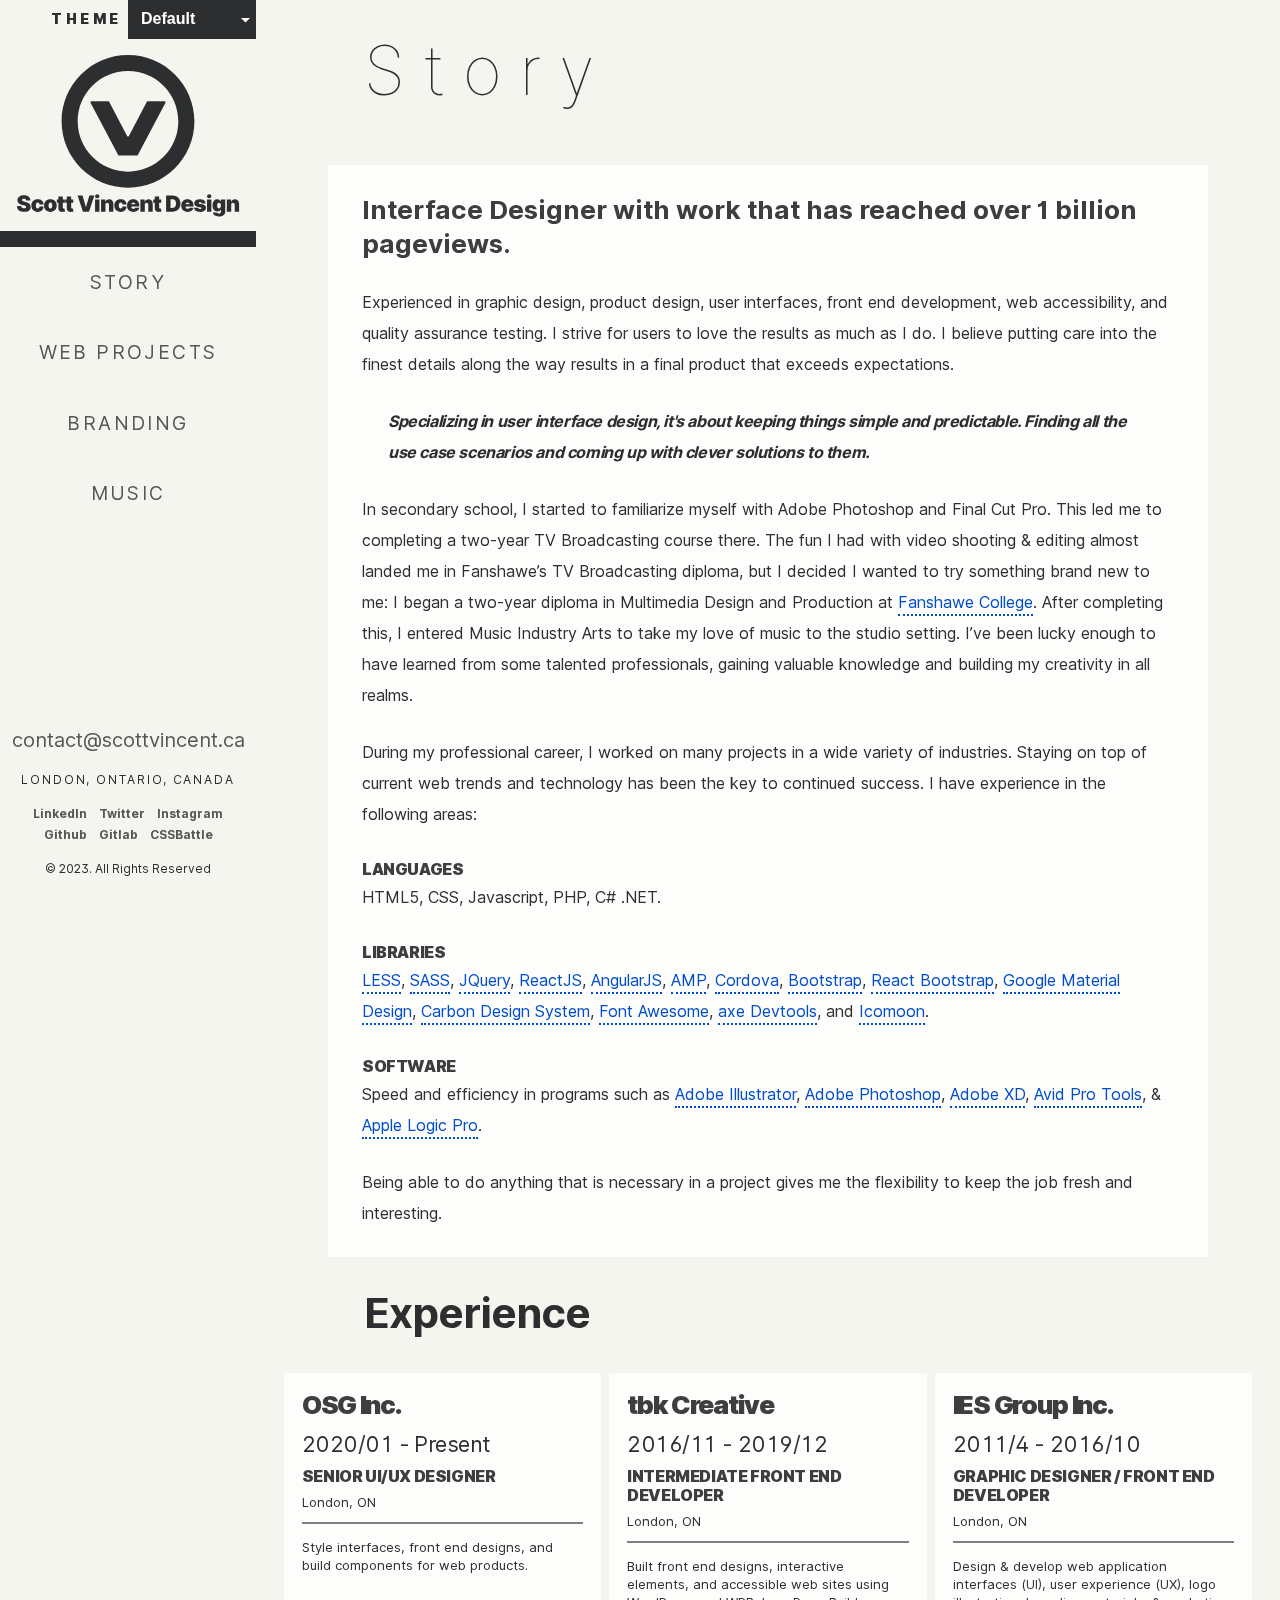
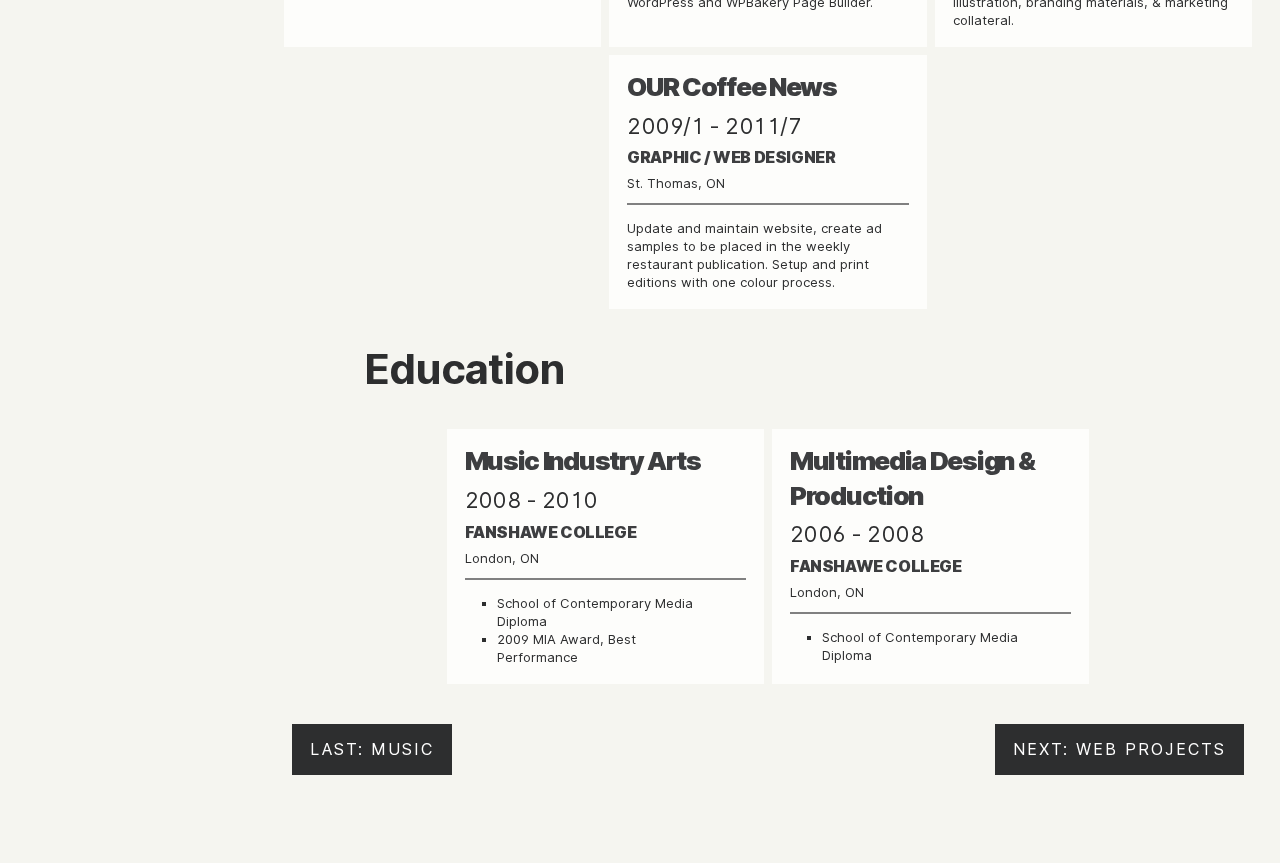
<file: index.html>
<!doctype html>
<html lang="en" class="theme--default">
<head>
	<meta charset="utf-8">
	<title>Scott Vincent | Designer</title>
	<meta name="Description" content="Interface Designer with work that has reached over 1 billion pageviews.">
	<link rel="canonical" href="https://scottvincent.ca/index.html" />
	<link rel="shortcut icon" href="favicon.ico" type="image/x-icon">
	<link rel="icon" href="favicon.ico" type="image/x-icon">
	<link rel="apple-touch-icon" sizes="144x144" href="apple-icon.png">
	<meta name="viewport" content="width=device-width,minimum-scale=1,initial-scale=1">
	<meta name="format-detection" content="telephone=no" />
	<meta property="og:title" content="Scott Vincent | Designer"/>
	<meta property="og:url" content="https://scottvincent.ca"/>
	<meta property="og:type" content="website"/>
	<meta property="og:image" content="https://scottvincent.ca/Icon-Colour--gradient.png"/>
	<meta property="og:site_name" content="Scott Vincent"/>
	<meta property="og:description" content="Interface Designer with work that has reached over 1 billion pageviews.">
	<script type="application/ld+json">
		{
			"@context": "http://schema.org",
			"@type": "WebSite",
			"headline": "Interface Designer with work that has reached over 1 billion pageviews.",
			"url": "https://scottvincent.ca/index.html",
			"image": [
			"https://scottvincent.ca/Icon-Colour--gradient.png"
			]
		}
	</script>
	<noscript>
		<!-- Hide all the nav items, theme-picker, and show it as one page -->
		<style>
			.bottom-nav .navigation-click,
			.theme-picker {
				display: none;
			}

			.page {
				display: block !important;
				height: auto !important;
			}

			.project-animate .device-path {
				stroke-dashoffset: 0;
			}

			.projects__example {
				filter: grayscale(0) !important;
			}

		</style>
	</noscript>

	<link rel="stylesheet" href="/styles/styles.css">
	<link rel="dns-prefetch" href="//www.googletagmanager.com">
	<link rel="dns-prefetch" href="//www.google-analytics.com">
	</head>
	<body>
		<div class="main" id="main">
			<header class="main__header">
				<div class="theme-picker">
					<label>
						Theme
						<select id="themeSelect">
							<option value="theme--default">Default</option>
							<option value="theme--dark">Midnight</option>
							<option value="theme--gradient">Palette</option>
							<option value="theme--highlighter">Highlighter</option>
							<!--<option value="theme--print">Print</option>-->
						</select>
					</label>
				</div>
				<nav>
					<a href="/">
						<span class="sr-only" id="site-name">Scott Vincent Design</span>
						<svg aria-labelledby="site-name" class="logo" width="256" height="187" version="1.1" id="logo" xmlns="http://www.w3.org/2000/svg" xmlns:xlink="http://www.w3.org/1999/xlink" x="0px" y="0px" viewBox="0 0 480 352" style="enable-background:new 0 0 480 352;" xml:space="preserve">
							<g class="logo__icon">
								<path class="logo__circle" d="M240,60.3c52.3,0,94.7,42.4,94.7,94.7c0,52.3-42.4,94.7-94.7,94.7s-94.7-42.4-94.7-94.7C145.3,102.7,187.7,60.3,240,60.3
								M240,30c-68.93,0-125,56.07-125,125s56.07,125,125,125s125-56.07,125-125S308.93,30,240,30L240,30z"/>
								<path class="logo__v" d="M171.17,117.12h31.7c0.7,0,1.35,0.39,1.68,1.01l33.78,64.58c0.71,1.35,2.64,1.35,3.35,0l33.78-64.58
								c0.33-0.62,0.97-1.01,1.68-1.01h31.7c1.42,0,2.34,1.51,1.67,2.77l-51.98,98.49c-0.33,0.62-0.97,1.01-1.67,1.01h-33.71
								c-0.7,0-1.34-0.39-1.67-1.01l-51.98-98.49C168.83,118.64,169.74,117.12,171.17,117.12z"/>
							</g>
							<g class="logo__wordmark">
								<path d="M44.27,300.8c-2.57,0-3.7,0.99-3.71,2.34c-0.07,1.47,1.23,2.32,4.13,2.93l2.52,0.54c6.77,1.45,9.55,4.73,9.58,9.4
								c-0.03,6.05-4.69,9.4-12.45,9.4c-7.99,0-13.2-3.44-13.23-11.14H39c0.13,2.81,2.02,4.31,5.21,4.31c2.66,0,4.04-1.06,4.07-2.57
								c-0.03-1.39-1.2-2.25-4.61-2.99l-3.05-0.66c-5.43-1.17-8.76-3.83-8.74-8.62c-0.04-5.84,5.1-9.76,12.39-9.76
								c7.42,0,12.06,3.98,12.09,10H48.4C48.24,301.98,46.96,300.8,44.27,300.8z"/>
								<path d="M58.11,313.61c0-7.07,4.43-11.86,11.92-11.86c6.77,0,11.03,3.89,11.08,9.88h-7.66c-0.22-2.41-1.47-3.71-3.29-3.71
								c-2.17,0-3.59,1.86-3.59,5.63s1.42,5.63,3.59,5.63c1.81,0,3.11-1.3,3.29-3.71h7.66c-0.09,6.09-4.27,10-11.08,10
								C62.54,325.47,58.11,320.68,58.11,313.61z"/>
								<path d="M82.02,313.61c0-7.07,4.43-11.86,11.92-11.86c7.48,0,11.92,4.79,11.92,11.86s-4.43,11.86-11.92,11.86
								C86.45,325.47,82.02,320.68,82.02,313.61z M97.41,313.55c0-3.61-1.32-5.81-3.41-5.81c-2.22,0-3.53,2.2-3.53,5.81
								s1.32,5.81,3.53,5.81C96.09,319.36,97.41,317.16,97.41,313.55z"/>
								<path d="M121.18,308.05h-3.95v9.61c0,0.96,0.48,1.44,1.56,1.44c0.49,0,1.3-0.16,1.62-0.24l1.2,5.81c-0.75,0.22-2.14,0.61-4.01,0.72
								c-5.7,0.31-8.68-2.12-8.62-6.95v-10.39h-2.93v-5.99h2.93v-5.51h8.26v5.51h3.95V308.05z"/>
								<path d="M136.98,308.05h-3.95v9.61c0,0.96,0.48,1.44,1.56,1.44c0.49,0,1.3-0.16,1.62-0.24l1.2,5.81c-0.75,0.22-2.14,0.61-4.01,0.72
								c-5.7,0.31-8.68-2.12-8.62-6.95v-10.39h-2.93v-5.99h2.93v-5.51h8.26v5.51h3.95V308.05z"/>
								<path d="M160.74,316.01h0.24l6.29-21.62h9.4l-10.12,30.66h-11.38l-10.12-30.66h9.4L160.74,316.01z"/>
								<path d="M178,302.06h8.26v22.99H178V302.06z M178.06,295.89c0-2.08,1.83-3.77,4.07-3.77s4.07,1.69,4.07,3.77
								c0,2.08-1.83,3.77-4.07,3.77S178.06,297.97,178.06,295.89z"/>
								<path d="M197.56,325.05h-8.26v-22.99h7.84v4.37h0.24c1-2.9,3.68-4.67,7.07-4.67c4.88,0,8.04,3.62,8.02,8.62v14.67h-8.26v-12.93
								c0.01-2.27-1.21-3.65-3.29-3.65c-2.05,0-3.34,1.38-3.35,3.65V325.05z"/>
								<path d="M214.25,313.61c0-7.07,4.43-11.86,11.92-11.86c6.77,0,11.03,3.89,11.08,9.88h-7.66c-0.22-2.41-1.47-3.71-3.29-3.71
								c-2.17,0-3.59,1.86-3.59,5.63s1.42,5.63,3.59,5.63c1.81,0,3.11-1.3,3.29-3.71h7.66c-0.09,6.09-4.27,10-11.08,10
								C218.68,325.47,214.25,320.68,214.25,313.61z"/>
								<path d="M238.16,313.61c0-7.12,4.55-11.86,11.68-11.86c6.95,0,11.44,4.48,11.44,11.8v1.92H246.3v0.36c0,2.21,1.44,3.83,3.89,3.83
								c1.69,0,3.05-0.73,3.53-2.04h7.54c-0.78,4.79-4.88,7.84-11.26,7.84C242.65,325.47,238.16,321.05,238.16,313.61z M253.67,310.92
								c-0.04-1.98-1.6-3.35-3.65-3.35c-2.02,0-3.67,1.36-3.71,3.35H253.67z"/>
								<path d="M271.6,325.05h-8.26v-22.99h7.84v4.37h0.24c1-2.9,3.68-4.67,7.07-4.67c4.88,0,8.04,3.62,8.02,8.62v14.67h-8.26v-12.93
								c0.01-2.27-1.21-3.65-3.29-3.65c-2.05,0-3.34,1.38-3.35,3.65V325.05z"/>
								<path d="M302.6,308.05h-3.95v9.61c0,0.96,0.48,1.44,1.56,1.44c0.49,0,1.3-0.16,1.62-0.24l1.2,5.81c-0.75,0.22-2.14,0.61-4.01,0.72
								c-5.7,0.31-8.68-2.12-8.62-6.95v-10.39h-2.93v-5.99h2.93v-5.51h8.26v5.51h3.95V308.05z"/>
								<path d="M311.69,325.05v-30.66h11.68c9.46,0,15.39,5.75,15.39,15.33s-5.93,15.33-15.27,15.33H311.69z M323.19,317.98
								c4.55,0,7.19-1.86,7.19-8.26s-2.63-8.26-7.42-8.26h-2.93v16.53H323.19z"/>
								<path d="M340.25,313.61c0-7.12,4.55-11.86,11.67-11.86c6.95,0,11.44,4.48,11.44,11.8v1.92H348.4v0.36c0,2.21,1.44,3.83,3.89,3.83
								c1.69,0,3.05-0.73,3.53-2.04h7.54c-0.78,4.79-4.88,7.84-11.26,7.84C344.75,325.47,340.25,321.05,340.25,313.61z M355.76,310.92
								c-0.04-1.98-1.6-3.35-3.65-3.35c-2.02,0-3.67,1.36-3.71,3.35H355.76z"/>
								<path d="M378.6,309.54c-0.12-1.41-1.48-2.28-3.11-2.28c-1.42,0-2.6,0.54-2.58,1.5c-0.03,0.67,0.46,1.3,2.22,1.62l4.67,0.84
								c4.7,0.85,6.98,2.83,7.01,6.23c-0.03,4.92-4.72,8.02-11.08,8.02c-7.04,0-11.11-3.13-11.56-7.84h8.2c0.22,1.47,1.54,2.28,3.41,2.28
								c1.51,0,2.6-0.54,2.63-1.5c-0.03-0.87-0.84-1.35-2.63-1.68l-4.07-0.72c-4.69-0.82-7.04-3.14-7.01-6.77
								c-0.03-4.79,4.03-7.49,10.6-7.49c6.65,0,10.69,2.92,10.9,7.78H378.6z"/>
								<path d="M388.71,302.06h8.26v22.99h-8.26V302.06z M388.77,295.89c0-2.08,1.83-3.77,4.07-3.77c2.25,0,4.07,1.69,4.07,3.77
								c0,2.08-1.83,3.77-4.07,3.77C390.59,299.66,388.77,297.97,388.77,295.89z"/>
								<path d="M399.7,326.55h7.96c0.24,1.23,1.63,1.8,3.53,1.8c2.14,0,3.71-0.88,3.71-3.35v-3.89h-0.24c-0.9,2.34-3.35,3.65-6.47,3.65
								c-4.91,0-9.04-3.23-9.04-11.2c0-8.32,4.43-11.8,8.98-11.8c3.41,0,5.57,1.98,6.47,4.31h0.18v-4.01h8.26v22.93
								c0,5.6-4.82,8.92-12.09,8.92C404.04,333.91,400.02,330.74,399.7,326.55z M414.91,313.55c0-3.41-1.38-5.45-3.65-5.45
								s-3.59,2.04-3.59,5.45s1.32,5.33,3.59,5.33S414.91,316.91,414.91,313.55z"/>
								<path d="M434.27,325.05h-8.26v-22.99h7.84v4.37h0.24c1-2.9,3.68-4.67,7.07-4.67c4.88,0,8.04,3.62,8.02,8.62v14.67h-8.26v-12.93
								c0.01-2.27-1.21-3.65-3.29-3.65c-2.05,0-3.34,1.38-3.35,3.65V325.05z"/>
							</g>
						</svg>
					</a>
					<ul class="no-print">
						<li><a class="nav__link navigation-click nav__link--story" href="#story">Story</a></li>
						<li><a class="nav__link navigation-click nav__link--web" href="#web">Web Projects</a></li>
						<li><a class="nav__link navigation-click nav__link--branding" href="#branding">Branding</a></li>
						<li><a class="nav__link navigation-click nav__link--music" href="#music">Music</a></li>
						<li class="contact-toggle"><a class="nav__link nav__link--contact" href="#contact">Contact</a></li>
					</ul>
				</nav>
				<div class="contact-page">
					<div class="phone print-only">519.694.5254</div>
					<div class="contact-info"><a class="contact__email" href="mailto:contact@scottvincent.ca" target="_blank" rel="noreferrer">contact@scottvincent.ca</a></div>
					<div class="city">LONDON, ONTARIO, CANADA</div>
					<div class="social">
						<a class="contact__link" href="https://ca.linkedin.com/pub/scott-vincent/3a/49b/596" target="_blank" rel="noreferrer">LinkedIn</a>
						<a class="contact__link" href="https://twitter.com/CmdOptEsc" target="_blank" rel="noreferrer">Twitter</a>
						<a class="contact__link" href="https://www.instagram.com/scott.v" target="_blank" rel="noreferrer">Instagram</a>
						<a class="contact__link" href="https://www.github.com/scottvincent" target="_blank" rel="noreferrer">Github</a>
						<a class="contact__link" href="https://www.gitlab.com/scottvincent" target="_blank" rel="noreferrer">Gitlab</a>
						<a class="contact__link" href="https://cssbattle.dev/player/scott" target="_blank" rel="noreferrer">CSSBattle</a>
					</div>
					<div class="copyright">
						&copy; 2023. All Rights Reserved
					</div>
				</div>
			</header>
			<div class="main__content" role="main">
				<article id="story" class="page page--story page--active">
					<div class="page__container">
						<h1 class="page__header"><span class="page__header__text"><i>S</i><i>t</i><i>o</i><i>r</i><i>y</i></span></h1>

						<section>
							<div class="panel">
								<h2 class="h3">Interface Designer with work that has reached over 1 billion pageviews.</h2>
								<p>Experienced in graphic design, product design, user interfaces, front end development, web accessibility, and quality assurance testing. I strive for users to love the results as much as I do. I believe putting care into the finest details along the way results in a final product that exceeds expectations.</p>

								<blockquote>Specializing in user interface design, it's about keeping things simple and predictable. Finding all the use case scenarios and coming up with clever solutions to them.</blockquote>

								<p>In secondary school, I started to familiarize myself with Adobe Photoshop and Final Cut Pro. This led me to completing a two-year TV Broadcasting course there. The fun I had with video shooting &amp; editing almost landed me in Fanshawe’s TV Broadcasting diploma, but I decided I wanted to try something brand new to me: I began a two-year diploma in Multimedia Design and Production at <a href="https://www.fanshawec.ca/" target="_blank" rel="noreferrer">Fanshawe College</a>. After completing this, I entered Music Industry Arts to take my love of music to the studio setting. I’ve been lucky enough to have learned from some talented professionals, gaining valuable knowledge and building my creativity in all realms.</p>

								<p>During my professional career, I worked on many projects in a wide variety of industries. Staying on top of current web trends and technology has been the key to continued success. I have experience in the following areas:</p>

								<h3 class="h4">Languages</h3>
								<p>
									HTML5, CSS, Javascript, PHP, C# .NET.
								</p>

								<h3 class="h4">Libraries</h3>
								<p>
									<a href="http://www.lesscss.org" target="_blank" rel="noreferrer">LESS</a>, <a href="http://sass-lang.com/" target="_blank" rel="noreferrer">SASS</a>, <a href="http://www.jquery.com" target="_blank" rel="noreferrer">JQuery</a>, <a href="https://reactjs.org/" target="_blank" rel="noreferrer">ReactJS</a>, <a href="http://angular.io/" target="_blank" rel="noreferrer">AngularJS</a>, <a href="http://ampproject.org/" target="_blank" rel="noreferrer">AMP</a>, <a href="https://cordova.apache.org" target="_blank" rel="noreferrer">Cordova</a>, <a href="https://getbootstrap.com/" target="_blank" rel="noreferrer">Bootstrap</a>, <a href="https://react-bootstrap.github.io/" target="_blank" rel="noreferrer">React Bootstrap</a>, <a href="https://material.google.com/" target="_blank" rel="noreferrer">Google Material Design</a>, <a href="https://www.carbondesignsystem.com/" target="_blank" rel="noreferrer">Carbon Design System</a>, <a href="http://fontawesome.io/" target="_blank" rel="noreferrer">Font Awesome</a>, <a href="https://www.deque.com/axe/ target="_blank" rel="noreferrer">axe Devtools</a>, and <a href="http://icomoon.io/" target="_blank" rel="noreferrer">Icomoon</a>.
								</p>

								<h3 class="h4">Software</h3>
								<p>
									Speed and efficiency in programs such as <a href="http://www.adobe.com/products/illustrator.html" target="_blank" rel="noreferrer">Adobe Illustrator</a>, <a href="http://www.adobe.com/products/photoshop.html" target="_blank" rel="noreferrer">Adobe Photoshop</a>, <a href="http://www.adobe.com/products/xd.html" target="_blank" rel="noreferrer">Adobe XD</a>, <a href="http://www.avid.com/pro-tools" target="_blank" rel="noreferrer">Avid Pro Tools</a>, &amp; <a href="http://www.apple.com/logic-pro" target="_blank" rel="noreferrer">Apple Logic Pro</a>.
								</p>

								<p>Being able to do anything that is necessary in a project gives me the flexibility to keep the job fresh and interesting.</p>
							</div>
						</section>

						<section class="no-page-break">
							<h2 class="section-header"><span class="section-header__text">Experience</span></h2>
							<div class="experience">
								<figure>
									<h3>OSG Inc.</h3>
									<figcaption>2020/01 - Present</figcaption>
									<h4>Senior UI/UX Designer</h4>
									<p class="location">London, ON</p>
									<hr>
									<p>Style interfaces, front end designs, and build components for web products.</p>
								</figure>
								<figure>
									<h3>tbk Creative</h3>
									<figcaption>2016/11 - 2019/12</figcaption>
									<h4>Intermediate Front End Developer</h4>
									<p class="location">London, ON</p>
									<hr>
									<p>Built front end designs, interactive elements, and accessible web sites using WordPress and WPBakery Page Builder.</p>
								</figure>
								<figure>
									<h3>IES Group Inc.</h3>
									<figcaption>2011/4 - 2016/10</figcaption>
									<h4>Graphic Designer / Front End Developer</h4>
									<p class="location">London, ON</p>
									<hr>
									<p>Design &amp; develop web application interfaces (UI), user experience (UX), logo illustration, branding materials, &amp; marketing collateral.</p>
								</figure>
								<figure>
									<h3>OUR Coffee News</h3>
									<figcaption>2009/1 - 2011/7</figcaption>
									<h4>Graphic / Web Designer</h4>
									<p class="location">St. Thomas, ON</p>
									<hr>
									<p>Update and maintain website, create ad samples to be placed in the weekly restaurant publication. Setup and print editions with one colour process.</p>
								</figure>
							</div>
						</section>

						<section class="no-page-break">
							<h2 class="section-header"><span class="section-header__text">Education</span></h2>
							<div class="education">
								<figure>
									<h3>Music Industry Arts</h3>
									<figcaption>2008 - 2010</figcaption>
									<h4>Fanshawe College</h4>
									<p class="location">London, ON</p>
									<hr>
									<ul>
										<li>School of Contemporary Media Diploma</li>
										<li>2009 MIA Award, Best Performance</li>
									</ul>
								</figure>
								<figure>
									<h3>Multimedia Design &amp; Production</h3>
									<figcaption>2006 - 2008</figcaption>
									<h4>Fanshawe College</h4>
									<p class="location">London, ON</p>
									<hr>
									<ul>
										<li>School of Contemporary Media Diploma</li>
									</ul>
								</figure>
							</div>
						</section>

						<nav class="bottom-nav no-print" aria-label="Story Page Page Navigation">
							<a href="#music" class="button navigation-click">Last: Music</a>
							<a href="pdf/Scott-Vincent-Designer-Resume.pdf" target="_blank" rel="noreferrer" class="button button--outline bottom-nav__resume-download" style="display:none">Download PDF Version</a>
							<a href="#web" class="button navigation-click">Next: Web Projects</a>
						</nav>
					</div>
				</article>

				<article id="web" class="page page--web">
					<div class="page__container">
						<h1 class="page__header"><span class="page__header__text"><i>W</i><i>e</i><i>b</i> <i>P</i><i>r</i><i>o</i><i>j</i><i>e</i><i>c</i><i>t</i><i>s</i></span></h1>

						<section>
							<div class="projects ex1">
								<div class="projects__layout project-animate">
									<svg class="projects__window" version="1.1" xmlns="http://www.w3.org/2000/svg" xmlns:xlink="http://www.w3.org/1999/xlink" x="0px" y="0px"
										viewBox="0 0 2466.14 1162.2" style="enable-background:new 0 0 2466.14 1162.2;" xml:space="preserve">
										<path vector-effect="non-scaling-stroke" class="device-path" d="M242.44,340.64v14.09h270.92v-14.09H242.44z M248.8,350.02
											c-1.17,0-2.12-0.95-2.12-2.12s0.95-2.12,2.12-2.12s2.12,0.95,2.12,2.12S249.97,350.02,248.8,350.02z M254.05,350.02
											c-1.17,0-2.12-0.95-2.12-2.12s0.95-2.12,2.12-2.12s2.12,0.95,2.12,2.12S255.22,350.02,254.05,350.02z M259.3,350.02
											c-1.17,0-2.12-0.95-2.12-2.12s0.95-2.12,2.12-2.12s2.12,0.95,2.12,2.12S260.47,350.02,259.3,350.02z M264.55,350.02
											c-1.17,0-2.12-0.95-2.12-2.12s0.95-2.12,2.12-2.12s2.12,0.95,2.12,2.12S265.72,350.02,264.55,350.02z M269.55,350.02
											c-1.17,0-2.12-0.95-2.12-2.12s0.95-2.12,2.12-2.12s2.12,0.95,2.12,2.12S270.72,350.02,269.55,350.02z M300.72,350.61h-25.17v-5.54
											h25.17V350.61z M398.05,350.61h-39v-5.54h39V350.61z M509.38,350.61h-39v-5.54h39V350.61z"/>
										<path vector-effect="non-scaling-stroke" class="device-path" d="M778.87,125.84h1458.59 M799.91,114.23c-4.28,0-7.74-3.58-7.74-7.99
											c0-4.41,3.47-7.99,7.74-7.99c4.28-0.01,7.74,3.58,7.74,7.99C807.65,110.65,804.18,114.23,799.91,114.23z M826.14,114.23
											c-4.28,0-7.75-3.58-7.75-7.99c0-4.41,3.47-7.99,7.75-7.99c4.28-0.01,7.74,3.58,7.74,7.99S830.4,114.23,826.14,114.23z
											M852.48,114.23c-4.28,0-7.74-3.58-7.74-7.99c0-4.41,3.47-7.99,7.74-7.99c4.28-0.01,7.75,3.58,7.75,7.99
											C860.24,110.65,856.76,114.23,852.48,114.23z"/>
										<path vector-effect="non-scaling-stroke" class="device-path" d="M1570.07,125.84c-8.46,0-8.04-26.12-18.19-26.11l-96.79-0.01
											c-4.35,0-6.36,6.92-8.66,13.63c-2.28-6.71-4.7-13.62-9.92-13.62l-96.79-0.01c-4.04,0-6.05,5.95-8.16,12.16
											c-2.14-6.22-4.58-12.16-9.42-12.15l-96.79-0.01c-4.05,0-6.06,5.97-8.17,12.21c-2.15-6.23-4.58-12.2-9.44-12.2l-96.79-0.01
											c-4.06,0-6.07,6-8.19,12.25c-2.15-6.25-4.59-12.25-9.45-12.24l-96.79-0.01c-4.14,0-6.37,6.84-8.54,13.23 M1548.3,109.19
											c2.78,0,5.03,2.25,5.03,5.03s-2.25,5.03-5.03,5.03s-5.03-2.25-5.03-5.03S1545.52,109.19,1548.3,109.19z M1084.7,114.22
											c0-2.78,2.25-5.03,5.03-5.03s5.03,2.25,5.03,5.03s-2.25,5.03-5.03,5.03S1084.7,117,1084.7,114.22z M1199.13,114.22
											c0-2.78,2.25-5.03,5.03-5.03s5.03,2.25,5.03,5.03s-2.25,5.03-5.03,5.03S1199.13,117,1199.13,114.22z M1313.53,114.22
											c0-2.78,2.25-5.03,5.03-5.03s5.03,2.25,5.03,5.03s-2.25,5.03-5.03,5.03S1313.53,117,1313.53,114.22z M1432.93,119.25
											c-2.78,0-5.03-2.25-5.03-5.03s2.25-5.03,5.03-5.03s5.03,2.25,5.03,5.03C1437.96,117,1435.71,119.25,1432.93,119.25z"/>
										<path vector-effect="non-scaling-stroke" class="device-path" d="M996.44,125.84c-8.46,0-8.04-26.12-18.19-26.11l-96.79-0.01
											c-8.46,0-8.04,26.11-18.19,26.11 M973.98,119.08c-2.78,0-5.03-2.25-5.03-5.03s2.25-5.03,5.03-5.03s5.03,2.25,5.03,5.03
											S976.76,119.08,973.98,119.08z"/>
										<path vector-effect="non-scaling-stroke" class="device-path" d="M778.87,161.44h1458.59 M807.98,148.87c0.64,0.72,0.59,1.53,0,2.11
											c-0.6,0.58-1.6,0.54-2.16,0s-6.02-6.28-6.02-6.28c-0.3-0.29-0.45-0.67-0.45-1.05c0-0.39,0.15-0.77,0.45-1.06
											c0,0,5.46-5.74,6.02-6.28c0.56-0.55,1.56-0.59,2.16-0.01s0.64,1.4,0,2.11l-5.01,5.23L807.98,148.87z M836.02,144.7
											c0,0-5.46,5.73-6.02,6.28c-0.56,0.54-1.57,0.58-2.16,0.01c-0.59-0.58-0.64-1.4,0-2.11l5.01-5.23l-5.01-5.23
											c-0.64-0.72-0.59-1.53,0-2.11s1.6-0.55,2.16,0c0.56,0.54,6.02,6.28,6.02,6.28c0.3,0.3,0.45,0.68,0.45,1.06
											S836.32,144.41,836.02,144.7z M866.31,147.86l-4.37-4.88h3.12l-0.04-0.24c-0.43-2.38-2.5-4.11-4.92-4.11
											c-2.77,0-5.01,2.25-5.01,5.02s2.25,5.02,5.01,5.02c1.07,0,2.1-0.33,2.96-0.97l0.35-0.26l1.91,2.04l-0.41,0.32
											c-1.38,1.09-3.04,1.66-4.8,1.66c-4.3,0-7.8-3.51-7.8-7.82s3.5-7.82,7.8-7.82c4,0,7.33,2.99,7.75,6.97l0.02,0.19h2.82L866.31,147.86z
											M2194.43,154.94c0.01,0.94-0.85,1.7-1.9,1.7H879.52c-1.05,0-1.9-0.77-1.9-1.7v-22.59c0-0.94,0.86-1.7,1.9-1.7h1313.02
											c1.04,0,1.9,0.77,1.9,1.7v22.59H2194.43z M2213.78,154.57h-0.44c-1.03,0-1.86-0.97-1.86-2.18c0-1.21,0.83-2.18,1.86-2.18h0.44
											c1.03,0,1.86,0.99,1.86,2.18C2215.64,153.59,2214.8,154.57,2213.78,154.57z M2213.78,145.83h-0.44c-1.03,0-1.86-0.97-1.86-2.18
											c0-1.21,0.83-2.18,1.86-2.18h0.44c1.03,0,1.86,0.97,1.86,2.18C2215.64,144.85,2214.8,145.83,2213.78,145.83z M2213.78,137.08h-0.44
											c-1.03,0-1.86-0.97-1.86-2.18c0-1.22,0.83-2.2,1.86-2.2h0.44c1.03,0,1.86,0.99,1.86,2.2S2214.8,137.08,2213.78,137.08z"/>
										<g id="Device-1">
											<path vector-effect="non-scaling-stroke" class="device-path" d="M231.06,487.71h-0.31c-0.94,0-1.04-0.35-1.04-1.01v-40.36
												c0-0.66,0.12-1.34,1.04-1.34h0.31"/>
											<path vector-effect="non-scaling-stroke" class="device-path" d="M231.06,372.1h-0.31c-0.94,0-1.04-0.27-1.04-0.75v-29.5
												c0-0.48,0.12-1.32,1.04-1.32h0.31"/>
											<path vector-effect="non-scaling-stroke" class="device-path" d="M231.06,430.38h-0.31c-0.94,0-1.04-0.75-1.04-1.41v-40.36
												c0-0.66,0.12-1.65,1.04-1.65h0.31"/>
											<path vector-effect="non-scaling-stroke" class="device-path" d="M242.44,340.64h270.92v482.88H242.44V340.64z"/>
											<path vector-effect="non-scaling-stroke" class="device-path" d="M2310.93,67.69c0-35.79-29.01-64.79-64.79-64.79L770.21,5.07
												c-35.79,0-64.8,29.01-64.8,64.79v0.28v1011.94h35.52h1534.49h35.52V70.14h-0.03L2310.93,67.69z"/>
											<path vector-effect="non-scaling-stroke" class="device-path" d="M2408.5,1082.08h-0.62h-96.95c-0.03,0-0.06,0-0.09,0h-375.52h-356.47
												h-155.2H608.47h-0.62c-31.53-0.03-47.55,4.2-47.55,4.2v31.03l2.07,0.09l52.36,2.46h100.32h1081.16h505.07h2.68h48.58h5.85h43.23
												l52.36-2.46l2.07-0.09v-31.03C2456.05,1086.28,2440.03,1082.06,2408.5,1082.08L2408.5,1082.08z"/>
											<path vector-effect="non-scaling-stroke" class="device-path" d="M2412.08,1119.44l-18.27,0.42h-92.53h-877.64H715.05h-92.53l-18.27-0.42
												l-42.2-1.7c0,0,8.06,10.47,52.66,12.42h100.34h1081.16h91.71h413.36h100.34c44.6-1.95,52.66-12.42,52.66-12.42L2412.08,1119.44z"/>
											<path vector-effect="non-scaling-stroke" class="device-path" d="M778.87,87.15h1458.59v910.92H778.87V87.15z"/>
											<path vector-effect="non-scaling-stroke" class="device-path" d="M1360.99,1082.07c-0.02,0.43-0.04,0.86-0.04,1.29v4.76
												c0,13.01,10.54,23.55,23.55,23.55h247.34c13.01,0,23.55-10.54,23.55-23.55v-4.76c0-0.43-0.01-0.86-0.03-1.29H1360.99z"/>
											<path vector-effect="non-scaling-stroke" class="device-path" d="M527.53,428.91c0,0.67-0.82,1.58-1.7,1.58h-0.29
												c-0.88,0-1.03-0.91-1.03-1.58v-40.46c0-0.66,0.14-1.38,1.03-1.38h0.29c0.88,0,1.7,0.72,1.7,1.38V428.91z"/>
											<path vector-effect="non-scaling-stroke" class="device-path" d="M478.76,269.1l-204.69,0.39c-26.02,0-42.48,20.88-42.48,40.45l0.38,545.83
												c0,11.91-0.38,40.99,45.49,40.99h201.19c40.65,0,44.82-20.61,44.82-40.02l1.08-547.37C524.55,289.58,514.68,269.1,478.76,269.1z
												M350.91,310.36c-2.09,0-3.79-1.7-3.79-3.79s1.7-3.79,3.79-3.79s3.79,1.7,3.79,3.79S353,310.36,350.91,310.36z M378.41,879.32
												c-10.75,0-19.47-8.72-19.47-19.47s8.72-19.47,19.47-19.47c10.76,0,19.47,8.72,19.47,19.47S389.17,879.32,378.41,879.32z
												M407.59,308.72h-35.31c-0.79,0-1.43-0.89-1.43-2.04c0-1.14,0.64-2.03,1.43-2.03h35.31c0.79,0,1.43,0.88,1.43,2.03
												C409.02,307.82,408.38,308.71,407.59,308.72z"/>
										</g>
									</svg>
								</div>
								<div class="panel no-print">
									<h2>Scott Vincent Design</h2>

									<p>The site you're currently on is an exercise in functional, lightweight web design. Using modern techniques it ensures incredibly quick page load times. Avoiding heavy libraries and dependencies to accomplish the fairly simple tasks, it's an attempt to be considerate to users.</p>

									<p>This site loads less than <b>1.5MB</b> onto your device to deliver all its information and imagery. It still takes into consideration the browser size and device type to deliver a responsive, user friendly experience. Rather than attempting to get the page to load exactly the same in outdated browsers, the name of the game is graceful degradation. When a user doesn't have access to a feature, account for that and serve them a different experience while giving them all the same important information.</p>

									<ul>
										<li>High Google Lighthouse pagespeed and accessibility scores.</li>
										<li>Multiple themes that will randomize on page load unless selected, then it will remember your preference.</li>
										<li>The use of a new variable font format that reduces the number of files needed.</li>
										<li>Javascript disabled browsers still display adjusted content.</li>
									</ul>

									<p>With all of those things considered, I also want to make a site that I think looks good. Using colour, layout, and typography to create something that I would be happy to visit myself.</p>
								</div>
							</div>
							<div class="projects ex2">
								<div class="projects__layout project-animate">
									<object aria-label="A mobile and desktop example of Diply.com's launch design" type="image/svg+xml" class="projects__example" data="layouts/diply-layout.svg"></object>

									<svg class="projects__window" version="1.1" xmlns="http://www.w3.org/2000/svg" xmlns:xlink="http://www.w3.org/1999/xlink" x="0px" y="0px"
										viewBox="0 0 2466.14 1162.2" style="enable-background:new 0 0 2466.14 1162.2;" xml:space="preserve">
										<path vector-effect="non-scaling-stroke" class="device-path" d="M242.44,340.64v14.09h270.92v-14.09H242.44z M248.8,350.02
											c-1.17,0-2.12-0.95-2.12-2.12s0.95-2.12,2.12-2.12s2.12,0.95,2.12,2.12S249.97,350.02,248.8,350.02z M254.05,350.02
											c-1.17,0-2.12-0.95-2.12-2.12s0.95-2.12,2.12-2.12s2.12,0.95,2.12,2.12S255.22,350.02,254.05,350.02z M259.3,350.02
											c-1.17,0-2.12-0.95-2.12-2.12s0.95-2.12,2.12-2.12s2.12,0.95,2.12,2.12S260.47,350.02,259.3,350.02z M264.55,350.02
											c-1.17,0-2.12-0.95-2.12-2.12s0.95-2.12,2.12-2.12s2.12,0.95,2.12,2.12S265.72,350.02,264.55,350.02z M269.55,350.02
											c-1.17,0-2.12-0.95-2.12-2.12s0.95-2.12,2.12-2.12s2.12,0.95,2.12,2.12S270.72,350.02,269.55,350.02z M300.72,350.61h-25.17v-5.54
											h25.17V350.61z M398.05,350.61h-39v-5.54h39V350.61z M509.38,350.61h-39v-5.54h39V350.61z"/>
										<path vector-effect="non-scaling-stroke" class="device-path" d="M778.87,125.84h1458.59 M799.91,114.23c-4.28,0-7.74-3.58-7.74-7.99
											c0-4.41,3.47-7.99,7.74-7.99c4.28-0.01,7.74,3.58,7.74,7.99C807.65,110.65,804.18,114.23,799.91,114.23z M826.14,114.23
											c-4.28,0-7.75-3.58-7.75-7.99c0-4.41,3.47-7.99,7.75-7.99c4.28-0.01,7.74,3.58,7.74,7.99S830.4,114.23,826.14,114.23z
											M852.48,114.23c-4.28,0-7.74-3.58-7.74-7.99c0-4.41,3.47-7.99,7.74-7.99c4.28-0.01,7.75,3.58,7.75,7.99
											C860.24,110.65,856.76,114.23,852.48,114.23z"/>
										<path vector-effect="non-scaling-stroke" class="device-path" d="M1570.07,125.84c-8.46,0-8.04-26.12-18.19-26.11l-96.79-0.01
											c-4.35,0-6.36,6.92-8.66,13.63c-2.28-6.71-4.7-13.62-9.92-13.62l-96.79-0.01c-4.04,0-6.05,5.95-8.16,12.16
											c-2.14-6.22-4.58-12.16-9.42-12.15l-96.79-0.01c-4.05,0-6.06,5.97-8.17,12.21c-2.15-6.23-4.58-12.2-9.44-12.2l-96.79-0.01
											c-4.06,0-6.07,6-8.19,12.25c-2.15-6.25-4.59-12.25-9.45-12.24l-96.79-0.01c-4.14,0-6.37,6.84-8.54,13.23 M1548.3,109.19
											c2.78,0,5.03,2.25,5.03,5.03s-2.25,5.03-5.03,5.03s-5.03-2.25-5.03-5.03S1545.52,109.19,1548.3,109.19z M1084.7,114.22
											c0-2.78,2.25-5.03,5.03-5.03s5.03,2.25,5.03,5.03s-2.25,5.03-5.03,5.03S1084.7,117,1084.7,114.22z M1199.13,114.22
											c0-2.78,2.25-5.03,5.03-5.03s5.03,2.25,5.03,5.03s-2.25,5.03-5.03,5.03S1199.13,117,1199.13,114.22z M1313.53,114.22
											c0-2.78,2.25-5.03,5.03-5.03s5.03,2.25,5.03,5.03s-2.25,5.03-5.03,5.03S1313.53,117,1313.53,114.22z M1432.93,119.25
											c-2.78,0-5.03-2.25-5.03-5.03s2.25-5.03,5.03-5.03s5.03,2.25,5.03,5.03C1437.96,117,1435.71,119.25,1432.93,119.25z"/>
										<path vector-effect="non-scaling-stroke" class="device-path" d="M996.44,125.84c-8.46,0-8.04-26.12-18.19-26.11l-96.79-0.01
											c-8.46,0-8.04,26.11-18.19,26.11 M973.98,119.08c-2.78,0-5.03-2.25-5.03-5.03s2.25-5.03,5.03-5.03s5.03,2.25,5.03,5.03
											S976.76,119.08,973.98,119.08z"/>
										<path vector-effect="non-scaling-stroke" class="device-path" d="M778.87,161.44h1458.59 M807.98,148.87c0.64,0.72,0.59,1.53,0,2.11
											c-0.6,0.58-1.6,0.54-2.16,0s-6.02-6.28-6.02-6.28c-0.3-0.29-0.45-0.67-0.45-1.05c0-0.39,0.15-0.77,0.45-1.06
											c0,0,5.46-5.74,6.02-6.28c0.56-0.55,1.56-0.59,2.16-0.01s0.64,1.4,0,2.11l-5.01,5.23L807.98,148.87z M836.02,144.7
											c0,0-5.46,5.73-6.02,6.28c-0.56,0.54-1.57,0.58-2.16,0.01c-0.59-0.58-0.64-1.4,0-2.11l5.01-5.23l-5.01-5.23
											c-0.64-0.72-0.59-1.53,0-2.11s1.6-0.55,2.16,0c0.56,0.54,6.02,6.28,6.02,6.28c0.3,0.3,0.45,0.68,0.45,1.06
											S836.32,144.41,836.02,144.7z M866.31,147.86l-4.37-4.88h3.12l-0.04-0.24c-0.43-2.38-2.5-4.11-4.92-4.11
											c-2.77,0-5.01,2.25-5.01,5.02s2.25,5.02,5.01,5.02c1.07,0,2.1-0.33,2.96-0.97l0.35-0.26l1.91,2.04l-0.41,0.32
											c-1.38,1.09-3.04,1.66-4.8,1.66c-4.3,0-7.8-3.51-7.8-7.82s3.5-7.82,7.8-7.82c4,0,7.33,2.99,7.75,6.97l0.02,0.19h2.82L866.31,147.86z
											M2194.43,154.94c0.01,0.94-0.85,1.7-1.9,1.7H879.52c-1.05,0-1.9-0.77-1.9-1.7v-22.59c0-0.94,0.86-1.7,1.9-1.7h1313.02
											c1.04,0,1.9,0.77,1.9,1.7v22.59H2194.43z M2213.78,154.57h-0.44c-1.03,0-1.86-0.97-1.86-2.18c0-1.21,0.83-2.18,1.86-2.18h0.44
											c1.03,0,1.86,0.99,1.86,2.18C2215.64,153.59,2214.8,154.57,2213.78,154.57z M2213.78,145.83h-0.44c-1.03,0-1.86-0.97-1.86-2.18
											c0-1.21,0.83-2.18,1.86-2.18h0.44c1.03,0,1.86,0.97,1.86,2.18C2215.64,144.85,2214.8,145.83,2213.78,145.83z M2213.78,137.08h-0.44
											c-1.03,0-1.86-0.97-1.86-2.18c0-1.22,0.83-2.2,1.86-2.2h0.44c1.03,0,1.86,0.99,1.86,2.2S2214.8,137.08,2213.78,137.08z"/>
										<g id="Device-2">
											<path vector-effect="non-scaling-stroke" class="device-path" d="M231.06,487.71h-0.31c-0.94,0-1.04-0.35-1.04-1.01v-40.36
												c0-0.66,0.12-1.34,1.04-1.34h0.31"/>
											<path vector-effect="non-scaling-stroke" class="device-path" d="M231.06,372.1h-0.31c-0.94,0-1.04-0.27-1.04-0.75v-29.5
												c0-0.48,0.12-1.32,1.04-1.32h0.31"/>
											<path vector-effect="non-scaling-stroke" class="device-path" d="M231.06,430.38h-0.31c-0.94,0-1.04-0.75-1.04-1.41v-40.36
												c0-0.66,0.12-1.65,1.04-1.65h0.31"/>
											<path vector-effect="non-scaling-stroke" class="device-path" d="M242.44,340.64h270.92v482.88H242.44V340.64z"/>
											<path vector-effect="non-scaling-stroke" class="device-path" d="M2310.93,67.69c0-35.79-29.01-64.79-64.79-64.79L770.21,5.07
												c-35.79,0-64.8,29.01-64.8,64.79v0.28v1011.94h35.52h1534.49h35.52V70.14h-0.03L2310.93,67.69z"/>
											<path vector-effect="non-scaling-stroke" class="device-path" d="M2408.5,1082.08h-0.62h-96.95c-0.03,0-0.06,0-0.09,0h-375.52h-356.47
												h-155.2H608.47h-0.62c-31.53-0.03-47.55,4.2-47.55,4.2v31.03l2.07,0.09l52.36,2.46h100.32h1081.16h505.07h2.68h48.58h5.85h43.23
												l52.36-2.46l2.07-0.09v-31.03C2456.05,1086.28,2440.03,1082.06,2408.5,1082.08L2408.5,1082.08z"/>
											<path vector-effect="non-scaling-stroke" class="device-path" d="M2412.08,1119.44l-18.27,0.42h-92.53h-877.64H715.05h-92.53l-18.27-0.42
												l-42.2-1.7c0,0,8.06,10.47,52.66,12.42h100.34h1081.16h91.71h413.36h100.34c44.6-1.95,52.66-12.42,52.66-12.42L2412.08,1119.44z"/>
											<path vector-effect="non-scaling-stroke" class="device-path" d="M778.87,87.15h1458.59v910.92H778.87V87.15z"/>
											<path vector-effect="non-scaling-stroke" class="device-path" d="M1360.99,1082.07c-0.02,0.43-0.04,0.86-0.04,1.29v4.76
												c0,13.01,10.54,23.55,23.55,23.55h247.34c13.01,0,23.55-10.54,23.55-23.55v-4.76c0-0.43-0.01-0.86-0.03-1.29H1360.99z"/>
											<path vector-effect="non-scaling-stroke" class="device-path" d="M527.53,428.91c0,0.67-0.82,1.58-1.7,1.58h-0.29
												c-0.88,0-1.03-0.91-1.03-1.58v-40.46c0-0.66,0.14-1.38,1.03-1.38h0.29c0.88,0,1.7,0.72,1.7,1.38V428.91z"/>
											<path vector-effect="non-scaling-stroke" class="device-path" d="M478.76,269.1l-204.69,0.39c-26.02,0-42.48,20.88-42.48,40.45l0.38,545.83
												c0,11.91-0.38,40.99,45.49,40.99h201.19c40.65,0,44.82-20.61,44.82-40.02l1.08-547.37C524.55,289.58,514.68,269.1,478.76,269.1z
												M350.91,310.36c-2.09,0-3.79-1.7-3.79-3.79s1.7-3.79,3.79-3.79s3.79,1.7,3.79,3.79S353,310.36,350.91,310.36z M378.41,879.32
												c-10.75,0-19.47-8.72-19.47-19.47s8.72-19.47,19.47-19.47c10.76,0,19.47,8.72,19.47,19.47S389.17,879.32,378.41,879.32z
												M407.59,308.72h-35.31c-0.79,0-1.43-0.89-1.43-2.04c0-1.14,0.64-2.03,1.43-2.03h35.31c0.79,0,1.43,0.88,1.43,2.03
												C409.02,307.82,408.38,308.71,407.59,308.72z"/>
										</g>
									</svg>
								</div>

								<div class="panel">
									<h2>Diply</h2>
									<p>Diply is an entertainment website that I worked on from 2013 to the end of 2014. Created initially as an online product showcase, it morphed into articles to be shared on social media.</p>

									<p>Half of the two-man team that built the initial site with <a href="https://getbootstrap.com/docs/3.4/" target="_blank" rel="noreferrer">Bootstrap 3</a>, and leveraging <a href="http://lesscss.org/" target="_blank" rel="noreferrer">LESS</a> css, Diply was an <a href="https://angular.io" target="_blank" rel="noreferrer">AngularJS</a> web application with a custom content management system. I was the Lead UI Designer during the site's first year, responsible for prototyping, front-end styling, and user experience. From launch over the next year I was there, those pages were viewed over 1 billion times.</p>

									<p><em>Project at IES Group Inc.</em></p>

								</div>
							</div>
							<div class="projects ex3">
								<div class="projects__layout project-animate">
									<object aria-label="A mobile and desktop example of Media Sonar's V2 layout" type="image/svg+xml" class="projects__example" data="layouts/mediasonar-layout.svg"></object>

									<svg class="projects__window" version="1.1" xmlns="http://www.w3.org/2000/svg" xmlns:xlink="http://www.w3.org/1999/xlink" x="0px" y="0px"
										viewBox="0 0 2466.14 1162.2" style="enable-background:new 0 0 2466.14 1162.2;" xml:space="preserve">
										<path vector-effect="non-scaling-stroke" class="device-path" d="M242.44,340.64v14.09h270.92v-14.09H242.44z M248.8,350.02
											c-1.17,0-2.12-0.95-2.12-2.12s0.95-2.12,2.12-2.12s2.12,0.95,2.12,2.12S249.97,350.02,248.8,350.02z M254.05,350.02
											c-1.17,0-2.12-0.95-2.12-2.12s0.95-2.12,2.12-2.12s2.12,0.95,2.12,2.12S255.22,350.02,254.05,350.02z M259.3,350.02
											c-1.17,0-2.12-0.95-2.12-2.12s0.95-2.12,2.12-2.12s2.12,0.95,2.12,2.12S260.47,350.02,259.3,350.02z M264.55,350.02
											c-1.17,0-2.12-0.95-2.12-2.12s0.95-2.12,2.12-2.12s2.12,0.95,2.12,2.12S265.72,350.02,264.55,350.02z M269.55,350.02
											c-1.17,0-2.12-0.95-2.12-2.12s0.95-2.12,2.12-2.12s2.12,0.95,2.12,2.12S270.72,350.02,269.55,350.02z M300.72,350.61h-25.17v-5.54
											h25.17V350.61z M398.05,350.61h-39v-5.54h39V350.61z M509.38,350.61h-39v-5.54h39V350.61z"/>
										<path vector-effect="non-scaling-stroke" class="device-path" d="M778.87,125.84h1458.59 M799.91,114.23c-4.28,0-7.74-3.58-7.74-7.99
											c0-4.41,3.47-7.99,7.74-7.99c4.28-0.01,7.74,3.58,7.74,7.99C807.65,110.65,804.18,114.23,799.91,114.23z M826.14,114.23
											c-4.28,0-7.75-3.58-7.75-7.99c0-4.41,3.47-7.99,7.75-7.99c4.28-0.01,7.74,3.58,7.74,7.99S830.4,114.23,826.14,114.23z
											M852.48,114.23c-4.28,0-7.74-3.58-7.74-7.99c0-4.41,3.47-7.99,7.74-7.99c4.28-0.01,7.75,3.58,7.75,7.99
											C860.24,110.65,856.76,114.23,852.48,114.23z"/>
										<path vector-effect="non-scaling-stroke" class="device-path" d="M1570.07,125.84c-8.46,0-8.04-26.12-18.19-26.11l-96.79-0.01
											c-4.35,0-6.36,6.92-8.66,13.63c-2.28-6.71-4.7-13.62-9.92-13.62l-96.79-0.01c-4.04,0-6.05,5.95-8.16,12.16
											c-2.14-6.22-4.58-12.16-9.42-12.15l-96.79-0.01c-4.05,0-6.06,5.97-8.17,12.21c-2.15-6.23-4.58-12.2-9.44-12.2l-96.79-0.01
											c-4.06,0-6.07,6-8.19,12.25c-2.15-6.25-4.59-12.25-9.45-12.24l-96.79-0.01c-4.14,0-6.37,6.84-8.54,13.23 M1548.3,109.19
											c2.78,0,5.03,2.25,5.03,5.03s-2.25,5.03-5.03,5.03s-5.03-2.25-5.03-5.03S1545.52,109.19,1548.3,109.19z M1084.7,114.22
											c0-2.78,2.25-5.03,5.03-5.03s5.03,2.25,5.03,5.03s-2.25,5.03-5.03,5.03S1084.7,117,1084.7,114.22z M1199.13,114.22
											c0-2.78,2.25-5.03,5.03-5.03s5.03,2.25,5.03,5.03s-2.25,5.03-5.03,5.03S1199.13,117,1199.13,114.22z M1313.53,114.22
											c0-2.78,2.25-5.03,5.03-5.03s5.03,2.25,5.03,5.03s-2.25,5.03-5.03,5.03S1313.53,117,1313.53,114.22z M1432.93,119.25
											c-2.78,0-5.03-2.25-5.03-5.03s2.25-5.03,5.03-5.03s5.03,2.25,5.03,5.03C1437.96,117,1435.71,119.25,1432.93,119.25z"/>
										<path vector-effect="non-scaling-stroke" class="device-path" d="M996.44,125.84c-8.46,0-8.04-26.12-18.19-26.11l-96.79-0.01
											c-8.46,0-8.04,26.11-18.19,26.11 M973.98,119.08c-2.78,0-5.03-2.25-5.03-5.03s2.25-5.03,5.03-5.03s5.03,2.25,5.03,5.03
											S976.76,119.08,973.98,119.08z"/>
										<path vector-effect="non-scaling-stroke" class="device-path" d="M778.87,161.44h1458.59 M807.98,148.87c0.64,0.72,0.59,1.53,0,2.11
											c-0.6,0.58-1.6,0.54-2.16,0s-6.02-6.28-6.02-6.28c-0.3-0.29-0.45-0.67-0.45-1.05c0-0.39,0.15-0.77,0.45-1.06
											c0,0,5.46-5.74,6.02-6.28c0.56-0.55,1.56-0.59,2.16-0.01s0.64,1.4,0,2.11l-5.01,5.23L807.98,148.87z M836.02,144.7
											c0,0-5.46,5.73-6.02,6.28c-0.56,0.54-1.57,0.58-2.16,0.01c-0.59-0.58-0.64-1.4,0-2.11l5.01-5.23l-5.01-5.23
											c-0.64-0.72-0.59-1.53,0-2.11s1.6-0.55,2.16,0c0.56,0.54,6.02,6.28,6.02,6.28c0.3,0.3,0.45,0.68,0.45,1.06
											S836.32,144.41,836.02,144.7z M866.31,147.86l-4.37-4.88h3.12l-0.04-0.24c-0.43-2.38-2.5-4.11-4.92-4.11
											c-2.77,0-5.01,2.25-5.01,5.02s2.25,5.02,5.01,5.02c1.07,0,2.1-0.33,2.96-0.97l0.35-0.26l1.91,2.04l-0.41,0.32
											c-1.38,1.09-3.04,1.66-4.8,1.66c-4.3,0-7.8-3.51-7.8-7.82s3.5-7.82,7.8-7.82c4,0,7.33,2.99,7.75,6.97l0.02,0.19h2.82L866.31,147.86z
											M2194.43,154.94c0.01,0.94-0.85,1.7-1.9,1.7H879.52c-1.05,0-1.9-0.77-1.9-1.7v-22.59c0-0.94,0.86-1.7,1.9-1.7h1313.02
											c1.04,0,1.9,0.77,1.9,1.7v22.59H2194.43z M2213.78,154.57h-0.44c-1.03,0-1.86-0.97-1.86-2.18c0-1.21,0.83-2.18,1.86-2.18h0.44
											c1.03,0,1.86,0.99,1.86,2.18C2215.64,153.59,2214.8,154.57,2213.78,154.57z M2213.78,145.83h-0.44c-1.03,0-1.86-0.97-1.86-2.18
											c0-1.21,0.83-2.18,1.86-2.18h0.44c1.03,0,1.86,0.97,1.86,2.18C2215.64,144.85,2214.8,145.83,2213.78,145.83z M2213.78,137.08h-0.44
											c-1.03,0-1.86-0.97-1.86-2.18c0-1.22,0.83-2.2,1.86-2.2h0.44c1.03,0,1.86,0.99,1.86,2.2S2214.8,137.08,2213.78,137.08z"/>
										<g id="Device-3">
											<path vector-effect="non-scaling-stroke" class="device-path" d="M231.06,487.71h-0.31c-0.94,0-1.04-0.35-1.04-1.01v-40.36
												c0-0.66,0.12-1.34,1.04-1.34h0.31"/>
											<path vector-effect="non-scaling-stroke" class="device-path" d="M231.06,372.1h-0.31c-0.94,0-1.04-0.27-1.04-0.75v-29.5
												c0-0.48,0.12-1.32,1.04-1.32h0.31"/>
											<path vector-effect="non-scaling-stroke" class="device-path" d="M231.06,430.38h-0.31c-0.94,0-1.04-0.75-1.04-1.41v-40.36
												c0-0.66,0.12-1.65,1.04-1.65h0.31"/>
											<path vector-effect="non-scaling-stroke" class="device-path" d="M242.44,340.64h270.92v482.88H242.44V340.64z"/>
											<path vector-effect="non-scaling-stroke" class="device-path" d="M2310.93,67.69c0-35.79-29.01-64.79-64.79-64.79L770.21,5.07
												c-35.79,0-64.8,29.01-64.8,64.79v0.28v1011.94h35.52h1534.49h35.52V70.14h-0.03L2310.93,67.69z"/>
											<path vector-effect="non-scaling-stroke" class="device-path" d="M2408.5,1082.08h-0.62h-96.95c-0.03,0-0.06,0-0.09,0h-375.52h-356.47
												h-155.2H608.47h-0.62c-31.53-0.03-47.55,4.2-47.55,4.2v31.03l2.07,0.09l52.36,2.46h100.32h1081.16h505.07h2.68h48.58h5.85h43.23
												l52.36-2.46l2.07-0.09v-31.03C2456.05,1086.28,2440.03,1082.06,2408.5,1082.08L2408.5,1082.08z"/>
											<path vector-effect="non-scaling-stroke" class="device-path" d="M2412.08,1119.44l-18.27,0.42h-92.53h-877.64H715.05h-92.53l-18.27-0.42
												l-42.2-1.7c0,0,8.06,10.47,52.66,12.42h100.34h1081.16h91.71h413.36h100.34c44.6-1.95,52.66-12.42,52.66-12.42L2412.08,1119.44z"/>
											<path vector-effect="non-scaling-stroke" class="device-path" d="M778.87,87.15h1458.59v910.92H778.87V87.15z"/>
											<path vector-effect="non-scaling-stroke" class="device-path" d="M1360.99,1082.07c-0.02,0.43-0.04,0.86-0.04,1.29v4.76
												c0,13.01,10.54,23.55,23.55,23.55h247.34c13.01,0,23.55-10.54,23.55-23.55v-4.76c0-0.43-0.01-0.86-0.03-1.29H1360.99z"/>
											<path vector-effect="non-scaling-stroke" class="device-path" d="M527.53,428.91c0,0.67-0.82,1.58-1.7,1.58h-0.29
												c-0.88,0-1.03-0.91-1.03-1.58v-40.46c0-0.66,0.14-1.38,1.03-1.38h0.29c0.88,0,1.7,0.72,1.7,1.38V428.91z"/>
											<path vector-effect="non-scaling-stroke" class="device-path" d="M478.76,269.1l-204.69,0.39c-26.02,0-42.48,20.88-42.48,40.45l0.38,545.83
												c0,11.91-0.38,40.99,45.49,40.99h201.19c40.65,0,44.82-20.61,44.82-40.02l1.08-547.37C524.55,289.58,514.68,269.1,478.76,269.1z
												M350.91,310.36c-2.09,0-3.79-1.7-3.79-3.79s1.7-3.79,3.79-3.79s3.79,1.7,3.79,3.79S353,310.36,350.91,310.36z M378.41,879.32
												c-10.75,0-19.47-8.72-19.47-19.47s8.72-19.47,19.47-19.47c10.76,0,19.47,8.72,19.47,19.47S389.17,879.32,378.41,879.32z
												M407.59,308.72h-35.31c-0.79,0-1.43-0.89-1.43-2.04c0-1.14,0.64-2.03,1.43-2.03h35.31c0.79,0,1.43,0.88,1.43,2.03
												C409.02,307.82,408.38,308.71,407.59,308.72z"/>
										</g>
									</svg>
								</div>
								<div class="panel">
									<h2>Media Sonar</h2>

									<p>Media Sonar is a social media monitoring tool used for public safety and law enforcement. I was a part of the project from 2013 to 2016. After working on the first version of the application briefly in 2013, I was brought on as the Lead Designer for the version 2 refresh at the end of 2014. Prototyping, designing, and styling the front-end for a positive user experience.</p>

									<p>An <a href="https://angular.io" target="_blank" rel="noreferrer">AngularJS</a> web app, <a href="https://getbootstrap.com/docs/3.4/" target="_blank" rel="noreferrer">Bootstrap 3</a> was the base styling framework used to build it fully responsive to fit any screen size. Using <a href="https://material.google.com" target="_blank" rel="noreferrer">Google's Material Design Guidelines</a> as a starting point, eventually the design language transformed away from that core to meet the needs of the business. Utilizing <a href="http://lesscss.org/" target="_blank" rel="noreferrer">LESS</a> css, I created a variable styling structure that allows multiple colour themes for users to switch between, as well as modular components for fast prototyping and delivery.</p>

									<p><em>Project at IES Group Inc.</em></p>

								</div>
							</div>

							<div class="projects ex4">
								<div class="projects__layout project-animate">
									<object aria-label="A mobile and desktop example of 3M Channel Marketing Portal Layout" type="image/svg+xml" class="projects__example" data="layouts/3m-layout.svg"></object>

									<svg class="projects__window" version="1.1" xmlns="http://www.w3.org/2000/svg" xmlns:xlink="http://www.w3.org/1999/xlink" x="0px" y="0px"
										viewBox="0 0 2466.14 1162.2" style="enable-background:new 0 0 2466.14 1162.2;" xml:space="preserve">
										<path vector-effect="non-scaling-stroke" class="device-path" d="M242.44,340.64v14.09h270.92v-14.09H242.44z M248.8,350.02
											c-1.17,0-2.12-0.95-2.12-2.12s0.95-2.12,2.12-2.12s2.12,0.95,2.12,2.12S249.97,350.02,248.8,350.02z M254.05,350.02
											c-1.17,0-2.12-0.95-2.12-2.12s0.95-2.12,2.12-2.12s2.12,0.95,2.12,2.12S255.22,350.02,254.05,350.02z M259.3,350.02
											c-1.17,0-2.12-0.95-2.12-2.12s0.95-2.12,2.12-2.12s2.12,0.95,2.12,2.12S260.47,350.02,259.3,350.02z M264.55,350.02
											c-1.17,0-2.12-0.95-2.12-2.12s0.95-2.12,2.12-2.12s2.12,0.95,2.12,2.12S265.72,350.02,264.55,350.02z M269.55,350.02
											c-1.17,0-2.12-0.95-2.12-2.12s0.95-2.12,2.12-2.12s2.12,0.95,2.12,2.12S270.72,350.02,269.55,350.02z M300.72,350.61h-25.17v-5.54
											h25.17V350.61z M398.05,350.61h-39v-5.54h39V350.61z M509.38,350.61h-39v-5.54h39V350.61z"/>
										<path vector-effect="non-scaling-stroke" class="device-path" d="M778.87,125.84h1458.59 M799.91,114.23c-4.28,0-7.74-3.58-7.74-7.99
											c0-4.41,3.47-7.99,7.74-7.99c4.28-0.01,7.74,3.58,7.74,7.99C807.65,110.65,804.18,114.23,799.91,114.23z M826.14,114.23
											c-4.28,0-7.75-3.58-7.75-7.99c0-4.41,3.47-7.99,7.75-7.99c4.28-0.01,7.74,3.58,7.74,7.99S830.4,114.23,826.14,114.23z
											M852.48,114.23c-4.28,0-7.74-3.58-7.74-7.99c0-4.41,3.47-7.99,7.74-7.99c4.28-0.01,7.75,3.58,7.75,7.99
											C860.24,110.65,856.76,114.23,852.48,114.23z"/>
										<path vector-effect="non-scaling-stroke" class="device-path" d="M1570.07,125.84c-8.46,0-8.04-26.12-18.19-26.11l-96.79-0.01
											c-4.35,0-6.36,6.92-8.66,13.63c-2.28-6.71-4.7-13.62-9.92-13.62l-96.79-0.01c-4.04,0-6.05,5.95-8.16,12.16
											c-2.14-6.22-4.58-12.16-9.42-12.15l-96.79-0.01c-4.05,0-6.06,5.97-8.17,12.21c-2.15-6.23-4.58-12.2-9.44-12.2l-96.79-0.01
											c-4.06,0-6.07,6-8.19,12.25c-2.15-6.25-4.59-12.25-9.45-12.24l-96.79-0.01c-4.14,0-6.37,6.84-8.54,13.23 M1548.3,109.19
											c2.78,0,5.03,2.25,5.03,5.03s-2.25,5.03-5.03,5.03s-5.03-2.25-5.03-5.03S1545.52,109.19,1548.3,109.19z M1084.7,114.22
											c0-2.78,2.25-5.03,5.03-5.03s5.03,2.25,5.03,5.03s-2.25,5.03-5.03,5.03S1084.7,117,1084.7,114.22z M1199.13,114.22
											c0-2.78,2.25-5.03,5.03-5.03s5.03,2.25,5.03,5.03s-2.25,5.03-5.03,5.03S1199.13,117,1199.13,114.22z M1313.53,114.22
											c0-2.78,2.25-5.03,5.03-5.03s5.03,2.25,5.03,5.03s-2.25,5.03-5.03,5.03S1313.53,117,1313.53,114.22z M1432.93,119.25
											c-2.78,0-5.03-2.25-5.03-5.03s2.25-5.03,5.03-5.03s5.03,2.25,5.03,5.03C1437.96,117,1435.71,119.25,1432.93,119.25z"/>
										<path vector-effect="non-scaling-stroke" class="device-path" d="M996.44,125.84c-8.46,0-8.04-26.12-18.19-26.11l-96.79-0.01
											c-8.46,0-8.04,26.11-18.19,26.11 M973.98,119.08c-2.78,0-5.03-2.25-5.03-5.03s2.25-5.03,5.03-5.03s5.03,2.25,5.03,5.03
											S976.76,119.08,973.98,119.08z"/>
										<path vector-effect="non-scaling-stroke" class="device-path" d="M778.87,161.44h1458.59 M807.98,148.87c0.64,0.72,0.59,1.53,0,2.11
											c-0.6,0.58-1.6,0.54-2.16,0s-6.02-6.28-6.02-6.28c-0.3-0.29-0.45-0.67-0.45-1.05c0-0.39,0.15-0.77,0.45-1.06
											c0,0,5.46-5.74,6.02-6.28c0.56-0.55,1.56-0.59,2.16-0.01s0.64,1.4,0,2.11l-5.01,5.23L807.98,148.87z M836.02,144.7
											c0,0-5.46,5.73-6.02,6.28c-0.56,0.54-1.57,0.58-2.16,0.01c-0.59-0.58-0.64-1.4,0-2.11l5.01-5.23l-5.01-5.23
											c-0.64-0.72-0.59-1.53,0-2.11s1.6-0.55,2.16,0c0.56,0.54,6.02,6.28,6.02,6.28c0.3,0.3,0.45,0.68,0.45,1.06
											S836.32,144.41,836.02,144.7z M866.31,147.86l-4.37-4.88h3.12l-0.04-0.24c-0.43-2.38-2.5-4.11-4.92-4.11
											c-2.77,0-5.01,2.25-5.01,5.02s2.25,5.02,5.01,5.02c1.07,0,2.1-0.33,2.96-0.97l0.35-0.26l1.91,2.04l-0.41,0.32
											c-1.38,1.09-3.04,1.66-4.8,1.66c-4.3,0-7.8-3.51-7.8-7.82s3.5-7.82,7.8-7.82c4,0,7.33,2.99,7.75,6.97l0.02,0.19h2.82L866.31,147.86z
											M2194.43,154.94c0.01,0.94-0.85,1.7-1.9,1.7H879.52c-1.05,0-1.9-0.77-1.9-1.7v-22.59c0-0.94,0.86-1.7,1.9-1.7h1313.02
											c1.04,0,1.9,0.77,1.9,1.7v22.59H2194.43z M2213.78,154.57h-0.44c-1.03,0-1.86-0.97-1.86-2.18c0-1.21,0.83-2.18,1.86-2.18h0.44
											c1.03,0,1.86,0.99,1.86,2.18C2215.64,153.59,2214.8,154.57,2213.78,154.57z M2213.78,145.83h-0.44c-1.03,0-1.86-0.97-1.86-2.18
											c0-1.21,0.83-2.18,1.86-2.18h0.44c1.03,0,1.86,0.97,1.86,2.18C2215.64,144.85,2214.8,145.83,2213.78,145.83z M2213.78,137.08h-0.44
											c-1.03,0-1.86-0.97-1.86-2.18c0-1.22,0.83-2.2,1.86-2.2h0.44c1.03,0,1.86,0.99,1.86,2.2S2214.8,137.08,2213.78,137.08z"/>
										<g id="Device-4">
											<path vector-effect="non-scaling-stroke" class="device-path" d="M231.06,487.71h-0.31c-0.94,0-1.04-0.35-1.04-1.01v-40.36
												c0-0.66,0.12-1.34,1.04-1.34h0.31"/>
											<path vector-effect="non-scaling-stroke" class="device-path" d="M231.06,372.1h-0.31c-0.94,0-1.04-0.27-1.04-0.75v-29.5
												c0-0.48,0.12-1.32,1.04-1.32h0.31"/>
											<path vector-effect="non-scaling-stroke" class="device-path" d="M231.06,430.38h-0.31c-0.94,0-1.04-0.75-1.04-1.41v-40.36
												c0-0.66,0.12-1.65,1.04-1.65h0.31"/>
											<path vector-effect="non-scaling-stroke" class="device-path" d="M242.44,340.64h270.92v482.88H242.44V340.64z"/>
											<path vector-effect="non-scaling-stroke" class="device-path" d="M2310.93,67.69c0-35.79-29.01-64.79-64.79-64.79L770.21,5.07
												c-35.79,0-64.8,29.01-64.8,64.79v0.28v1011.94h35.52h1534.49h35.52V70.14h-0.03L2310.93,67.69z"/>
											<path vector-effect="non-scaling-stroke" class="device-path" d="M2408.5,1082.08h-0.62h-96.95c-0.03,0-0.06,0-0.09,0h-375.52h-356.47
												h-155.2H608.47h-0.62c-31.53-0.03-47.55,4.2-47.55,4.2v31.03l2.07,0.09l52.36,2.46h100.32h1081.16h505.07h2.68h48.58h5.85h43.23
												l52.36-2.46l2.07-0.09v-31.03C2456.05,1086.28,2440.03,1082.06,2408.5,1082.08L2408.5,1082.08z"/>
											<path vector-effect="non-scaling-stroke" class="device-path" d="M2412.08,1119.44l-18.27,0.42h-92.53h-877.64H715.05h-92.53l-18.27-0.42
												l-42.2-1.7c0,0,8.06,10.47,52.66,12.42h100.34h1081.16h91.71h413.36h100.34c44.6-1.95,52.66-12.42,52.66-12.42L2412.08,1119.44z"/>
											<path vector-effect="non-scaling-stroke" class="device-path" d="M778.87,87.15h1458.59v910.92H778.87V87.15z"/>
											<path vector-effect="non-scaling-stroke" class="device-path" d="M1360.99,1082.07c-0.02,0.43-0.04,0.86-0.04,1.29v4.76
												c0,13.01,10.54,23.55,23.55,23.55h247.34c13.01,0,23.55-10.54,23.55-23.55v-4.76c0-0.43-0.01-0.86-0.03-1.29H1360.99z"/>
											<path vector-effect="non-scaling-stroke" class="device-path" d="M527.53,428.91c0,0.67-0.82,1.58-1.7,1.58h-0.29
												c-0.88,0-1.03-0.91-1.03-1.58v-40.46c0-0.66,0.14-1.38,1.03-1.38h0.29c0.88,0,1.7,0.72,1.7,1.38V428.91z"/>
											<path vector-effect="non-scaling-stroke" class="device-path" d="M478.76,269.1l-204.69,0.39c-26.02,0-42.48,20.88-42.48,40.45l0.38,545.83
												c0,11.91-0.38,40.99,45.49,40.99h201.19c40.65,0,44.82-20.61,44.82-40.02l1.08-547.37C524.55,289.58,514.68,269.1,478.76,269.1z
												M350.91,310.36c-2.09,0-3.79-1.7-3.79-3.79s1.7-3.79,3.79-3.79s3.79,1.7,3.79,3.79S353,310.36,350.91,310.36z M378.41,879.32
												c-10.75,0-19.47-8.72-19.47-19.47s8.72-19.47,19.47-19.47c10.76,0,19.47,8.72,19.47,19.47S389.17,879.32,378.41,879.32z
												M407.59,308.72h-35.31c-0.79,0-1.43-0.89-1.43-2.04c0-1.14,0.64-2.03,1.43-2.03h35.31c0.79,0,1.43,0.88,1.43,2.03
												C409.02,307.82,408.38,308.71,407.59,308.72z"/>
										</g>
									</svg>
								</div>
								<div class="panel">
									<h2>3M Channel Partner Portal</h2>

									<p>The Channel Marketing Portal for 3M Canada is an asset repository for all of their partners to use. The intention was for users to have a self-serve way to gather their files and documents rather than requiring manual customer service. Starting with a simple wireframe and 3M's branding guidelines, I led the frontend direction for the user's experience of finding, bundling, and downloading their logos, ads, or sell sheets.</p>

									<p>Built with <a href="https://reactjs.org" target="_blank" rel="noreferrer">ReactJS</a>, <a href="https://sass-lang.com" target="_blank" rel="noreferrer">SASS</a>, and utilizing <a href="https://wordpress.org" target="_blank" rel="noreferrer">WordPress</a> as an administrator dashboard. A custom theme on top of the <a href="https://www.carbondesignsystem.com/"  target="_blank" rel="noreferrer">Carbon Design System v9</a> was used for the basis of the frontend framework.</p>

									<p><em>Project at tbk Creative.</em></p>
								</div>
							</div>
							<div class="projects ex5">
								<div class="projects__layout project-animate">
									<object aria-label="A mobile and desktop example of G2PO's V2 layout" type="image/svg+xml" class="projects__example" data="layouts/g2po-layout.svg"></object>

									<svg class="projects__window" version="1.1" xmlns="http://www.w3.org/2000/svg" xmlns:xlink="http://www.w3.org/1999/xlink" x="0px" y="0px"
										viewBox="0 0 2466.14 1162.2" style="enable-background:new 0 0 2466.14 1162.2;" xml:space="preserve">
										<path vector-effect="non-scaling-stroke" class="device-path" d="M242.44,340.64v14.09h270.92v-14.09H242.44z M248.8,350.02
											c-1.17,0-2.12-0.95-2.12-2.12s0.95-2.12,2.12-2.12s2.12,0.95,2.12,2.12S249.97,350.02,248.8,350.02z M254.05,350.02
											c-1.17,0-2.12-0.95-2.12-2.12s0.95-2.12,2.12-2.12s2.12,0.95,2.12,2.12S255.22,350.02,254.05,350.02z M259.3,350.02
											c-1.17,0-2.12-0.95-2.12-2.12s0.95-2.12,2.12-2.12s2.12,0.95,2.12,2.12S260.47,350.02,259.3,350.02z M264.55,350.02
											c-1.17,0-2.12-0.95-2.12-2.12s0.95-2.12,2.12-2.12s2.12,0.95,2.12,2.12S265.72,350.02,264.55,350.02z M269.55,350.02
											c-1.17,0-2.12-0.95-2.12-2.12s0.95-2.12,2.12-2.12s2.12,0.95,2.12,2.12S270.72,350.02,269.55,350.02z M300.72,350.61h-25.17v-5.54
											h25.17V350.61z M398.05,350.61h-39v-5.54h39V350.61z M509.38,350.61h-39v-5.54h39V350.61z"/>
										<path vector-effect="non-scaling-stroke" class="device-path" d="M778.87,125.84h1458.59 M799.91,114.23c-4.28,0-7.74-3.58-7.74-7.99
											c0-4.41,3.47-7.99,7.74-7.99c4.28-0.01,7.74,3.58,7.74,7.99C807.65,110.65,804.18,114.23,799.91,114.23z M826.14,114.23
											c-4.28,0-7.75-3.58-7.75-7.99c0-4.41,3.47-7.99,7.75-7.99c4.28-0.01,7.74,3.58,7.74,7.99S830.4,114.23,826.14,114.23z
											M852.48,114.23c-4.28,0-7.74-3.58-7.74-7.99c0-4.41,3.47-7.99,7.74-7.99c4.28-0.01,7.75,3.58,7.75,7.99
											C860.24,110.65,856.76,114.23,852.48,114.23z"/>
										<path vector-effect="non-scaling-stroke" class="device-path" d="M1570.07,125.84c-8.46,0-8.04-26.12-18.19-26.11l-96.79-0.01
											c-4.35,0-6.36,6.92-8.66,13.63c-2.28-6.71-4.7-13.62-9.92-13.62l-96.79-0.01c-4.04,0-6.05,5.95-8.16,12.16
											c-2.14-6.22-4.58-12.16-9.42-12.15l-96.79-0.01c-4.05,0-6.06,5.97-8.17,12.21c-2.15-6.23-4.58-12.2-9.44-12.2l-96.79-0.01
											c-4.06,0-6.07,6-8.19,12.25c-2.15-6.25-4.59-12.25-9.45-12.24l-96.79-0.01c-4.14,0-6.37,6.84-8.54,13.23 M1548.3,109.19
											c2.78,0,5.03,2.25,5.03,5.03s-2.25,5.03-5.03,5.03s-5.03-2.25-5.03-5.03S1545.52,109.19,1548.3,109.19z M1084.7,114.22
											c0-2.78,2.25-5.03,5.03-5.03s5.03,2.25,5.03,5.03s-2.25,5.03-5.03,5.03S1084.7,117,1084.7,114.22z M1199.13,114.22
											c0-2.78,2.25-5.03,5.03-5.03s5.03,2.25,5.03,5.03s-2.25,5.03-5.03,5.03S1199.13,117,1199.13,114.22z M1313.53,114.22
											c0-2.78,2.25-5.03,5.03-5.03s5.03,2.25,5.03,5.03s-2.25,5.03-5.03,5.03S1313.53,117,1313.53,114.22z M1432.93,119.25
											c-2.78,0-5.03-2.25-5.03-5.03s2.25-5.03,5.03-5.03s5.03,2.25,5.03,5.03C1437.96,117,1435.71,119.25,1432.93,119.25z"/>
										<path vector-effect="non-scaling-stroke" class="device-path" d="M996.44,125.84c-8.46,0-8.04-26.12-18.19-26.11l-96.79-0.01
											c-8.46,0-8.04,26.11-18.19,26.11 M973.98,119.08c-2.78,0-5.03-2.25-5.03-5.03s2.25-5.03,5.03-5.03s5.03,2.25,5.03,5.03
											S976.76,119.08,973.98,119.08z"/>
										<path vector-effect="non-scaling-stroke" class="device-path" d="M778.87,161.44h1458.59 M807.98,148.87c0.64,0.72,0.59,1.53,0,2.11
											c-0.6,0.58-1.6,0.54-2.16,0s-6.02-6.28-6.02-6.28c-0.3-0.29-0.45-0.67-0.45-1.05c0-0.39,0.15-0.77,0.45-1.06
											c0,0,5.46-5.74,6.02-6.28c0.56-0.55,1.56-0.59,2.16-0.01s0.64,1.4,0,2.11l-5.01,5.23L807.98,148.87z M836.02,144.7
											c0,0-5.46,5.73-6.02,6.28c-0.56,0.54-1.57,0.58-2.16,0.01c-0.59-0.58-0.64-1.4,0-2.11l5.01-5.23l-5.01-5.23
											c-0.64-0.72-0.59-1.53,0-2.11s1.6-0.55,2.16,0c0.56,0.54,6.02,6.28,6.02,6.28c0.3,0.3,0.45,0.68,0.45,1.06
											S836.32,144.41,836.02,144.7z M866.31,147.86l-4.37-4.88h3.12l-0.04-0.24c-0.43-2.38-2.5-4.11-4.92-4.11
											c-2.77,0-5.01,2.25-5.01,5.02s2.25,5.02,5.01,5.02c1.07,0,2.1-0.33,2.96-0.97l0.35-0.26l1.91,2.04l-0.41,0.32
											c-1.38,1.09-3.04,1.66-4.8,1.66c-4.3,0-7.8-3.51-7.8-7.82s3.5-7.82,7.8-7.82c4,0,7.33,2.99,7.75,6.97l0.02,0.19h2.82L866.31,147.86z
											M2194.43,154.94c0.01,0.94-0.85,1.7-1.9,1.7H879.52c-1.05,0-1.9-0.77-1.9-1.7v-22.59c0-0.94,0.86-1.7,1.9-1.7h1313.02
											c1.04,0,1.9,0.77,1.9,1.7v22.59H2194.43z M2213.78,154.57h-0.44c-1.03,0-1.86-0.97-1.86-2.18c0-1.21,0.83-2.18,1.86-2.18h0.44
											c1.03,0,1.86,0.99,1.86,2.18C2215.64,153.59,2214.8,154.57,2213.78,154.57z M2213.78,145.83h-0.44c-1.03,0-1.86-0.97-1.86-2.18
											c0-1.21,0.83-2.18,1.86-2.18h0.44c1.03,0,1.86,0.97,1.86,2.18C2215.64,144.85,2214.8,145.83,2213.78,145.83z M2213.78,137.08h-0.44
											c-1.03,0-1.86-0.97-1.86-2.18c0-1.22,0.83-2.2,1.86-2.2h0.44c1.03,0,1.86,0.99,1.86,2.2S2214.8,137.08,2213.78,137.08z"/>
										<g id="Device-5">
											<path vector-effect="non-scaling-stroke" class="device-path" d="M231.06,487.71h-0.31c-0.94,0-1.04-0.35-1.04-1.01v-40.36
												c0-0.66,0.12-1.34,1.04-1.34h0.31"/>
											<path vector-effect="non-scaling-stroke" class="device-path" d="M231.06,372.1h-0.31c-0.94,0-1.04-0.27-1.04-0.75v-29.5
												c0-0.48,0.12-1.32,1.04-1.32h0.31"/>
											<path vector-effect="non-scaling-stroke" class="device-path" d="M231.06,430.38h-0.31c-0.94,0-1.04-0.75-1.04-1.41v-40.36
												c0-0.66,0.12-1.65,1.04-1.65h0.31"/>
											<path vector-effect="non-scaling-stroke" class="device-path" d="M242.44,340.64h270.92v482.88H242.44V340.64z"/>
											<path vector-effect="non-scaling-stroke" class="device-path" d="M2310.93,67.69c0-35.79-29.01-64.79-64.79-64.79L770.21,5.07
												c-35.79,0-64.8,29.01-64.8,64.79v0.28v1011.94h35.52h1534.49h35.52V70.14h-0.03L2310.93,67.69z"/>
											<path vector-effect="non-scaling-stroke" class="device-path" d="M2408.5,1082.08h-0.62h-96.95c-0.03,0-0.06,0-0.09,0h-375.52h-356.47
												h-155.2H608.47h-0.62c-31.53-0.03-47.55,4.2-47.55,4.2v31.03l2.07,0.09l52.36,2.46h100.32h1081.16h505.07h2.68h48.58h5.85h43.23
												l52.36-2.46l2.07-0.09v-31.03C2456.05,1086.28,2440.03,1082.06,2408.5,1082.08L2408.5,1082.08z"/>
											<path vector-effect="non-scaling-stroke" class="device-path" d="M2412.08,1119.44l-18.27,0.42h-92.53h-877.64H715.05h-92.53l-18.27-0.42
												l-42.2-1.7c0,0,8.06,10.47,52.66,12.42h100.34h1081.16h91.71h413.36h100.34c44.6-1.95,52.66-12.42,52.66-12.42L2412.08,1119.44z"/>
											<path vector-effect="non-scaling-stroke" class="device-path" d="M778.87,87.15h1458.59v910.92H778.87V87.15z"/>
											<path vector-effect="non-scaling-stroke" class="device-path" d="M1360.99,1082.07c-0.02,0.43-0.04,0.86-0.04,1.29v4.76
												c0,13.01,10.54,23.55,23.55,23.55h247.34c13.01,0,23.55-10.54,23.55-23.55v-4.76c0-0.43-0.01-0.86-0.03-1.29H1360.99z"/>
											<path vector-effect="non-scaling-stroke" class="device-path" d="M527.53,428.91c0,0.67-0.82,1.58-1.7,1.58h-0.29
												c-0.88,0-1.03-0.91-1.03-1.58v-40.46c0-0.66,0.14-1.38,1.03-1.38h0.29c0.88,0,1.7,0.72,1.7,1.38V428.91z"/>
											<path vector-effect="non-scaling-stroke" class="device-path" d="M478.76,269.1l-204.69,0.39c-26.02,0-42.48,20.88-42.48,40.45l0.38,545.83
												c0,11.91-0.38,40.99,45.49,40.99h201.19c40.65,0,44.82-20.61,44.82-40.02l1.08-547.37C524.55,289.58,514.68,269.1,478.76,269.1z
												M350.91,310.36c-2.09,0-3.79-1.7-3.79-3.79s1.7-3.79,3.79-3.79s3.79,1.7,3.79,3.79S353,310.36,350.91,310.36z M378.41,879.32
												c-10.75,0-19.47-8.72-19.47-19.47s8.72-19.47,19.47-19.47c10.76,0,19.47,8.72,19.47,19.47S389.17,879.32,378.41,879.32z
												M407.59,308.72h-35.31c-0.79,0-1.43-0.89-1.43-2.04c0-1.14,0.64-2.03,1.43-2.03h35.31c0.79,0,1.43,0.88,1.43,2.03
												C409.02,307.82,408.38,308.71,407.59,308.72z"/>
										</g>
									</svg>
								</div>
								<div class="panel">
									<h2>G2PO</h2>

									<p>A gaming video site that gave users options to search and follow video creators or specific game titles and view videos on the site. I was on the team as a designer and a front end developer through the evolution of two distinct versions in 2011 and 2014.</p>

									<p>Responsive for mobile web use, built with <a href="http://getbootstrap.com/2.3.2/" target="_blank" rel="noreferrer">Bootstrap 2</a> and C# .NET.</p>

									<p><em>Project at IES Group Inc.</em></p>
								</div>
							</div>
							<div class="projects ex6">
								<div class="projects__layout project-animate">
									<object aria-label="A mobile and desktop example of Baitclick's beta design" type="image/svg+xml" class="projects__example" data="layouts/baitclick-layout.svg"></object>

									<svg class="projects__window" version="1.1" xmlns="http://www.w3.org/2000/svg" xmlns:xlink="http://www.w3.org/1999/xlink" x="0px" y="0px"
										viewBox="0 0 2466.14 1162.2" style="enable-background:new 0 0 2466.14 1162.2;" xml:space="preserve">
										<path vector-effect="non-scaling-stroke" class="device-path" d="M242.44,340.64v14.09h270.92v-14.09H242.44z M248.8,350.02
											c-1.17,0-2.12-0.95-2.12-2.12s0.95-2.12,2.12-2.12s2.12,0.95,2.12,2.12S249.97,350.02,248.8,350.02z M254.05,350.02
											c-1.17,0-2.12-0.95-2.12-2.12s0.95-2.12,2.12-2.12s2.12,0.95,2.12,2.12S255.22,350.02,254.05,350.02z M259.3,350.02
											c-1.17,0-2.12-0.95-2.12-2.12s0.95-2.12,2.12-2.12s2.12,0.95,2.12,2.12S260.47,350.02,259.3,350.02z M264.55,350.02
											c-1.17,0-2.12-0.95-2.12-2.12s0.95-2.12,2.12-2.12s2.12,0.95,2.12,2.12S265.72,350.02,264.55,350.02z M269.55,350.02
											c-1.17,0-2.12-0.95-2.12-2.12s0.95-2.12,2.12-2.12s2.12,0.95,2.12,2.12S270.72,350.02,269.55,350.02z M300.72,350.61h-25.17v-5.54
											h25.17V350.61z M398.05,350.61h-39v-5.54h39V350.61z M509.38,350.61h-39v-5.54h39V350.61z"/>
										<path vector-effect="non-scaling-stroke" class="device-path" d="M778.87,125.84h1458.59 M799.91,114.23c-4.28,0-7.74-3.58-7.74-7.99
											c0-4.41,3.47-7.99,7.74-7.99c4.28-0.01,7.74,3.58,7.74,7.99C807.65,110.65,804.18,114.23,799.91,114.23z M826.14,114.23
											c-4.28,0-7.75-3.58-7.75-7.99c0-4.41,3.47-7.99,7.75-7.99c4.28-0.01,7.74,3.58,7.74,7.99S830.4,114.23,826.14,114.23z
											M852.48,114.23c-4.28,0-7.74-3.58-7.74-7.99c0-4.41,3.47-7.99,7.74-7.99c4.28-0.01,7.75,3.58,7.75,7.99
											C860.24,110.65,856.76,114.23,852.48,114.23z"/>
										<path vector-effect="non-scaling-stroke" class="device-path" d="M1570.07,125.84c-8.46,0-8.04-26.12-18.19-26.11l-96.79-0.01
											c-4.35,0-6.36,6.92-8.66,13.63c-2.28-6.71-4.7-13.62-9.92-13.62l-96.79-0.01c-4.04,0-6.05,5.95-8.16,12.16
											c-2.14-6.22-4.58-12.16-9.42-12.15l-96.79-0.01c-4.05,0-6.06,5.97-8.17,12.21c-2.15-6.23-4.58-12.2-9.44-12.2l-96.79-0.01
											c-4.06,0-6.07,6-8.19,12.25c-2.15-6.25-4.59-12.25-9.45-12.24l-96.79-0.01c-4.14,0-6.37,6.84-8.54,13.23 M1548.3,109.19
											c2.78,0,5.03,2.25,5.03,5.03s-2.25,5.03-5.03,5.03s-5.03-2.25-5.03-5.03S1545.52,109.19,1548.3,109.19z M1084.7,114.22
											c0-2.78,2.25-5.03,5.03-5.03s5.03,2.25,5.03,5.03s-2.25,5.03-5.03,5.03S1084.7,117,1084.7,114.22z M1199.13,114.22
											c0-2.78,2.25-5.03,5.03-5.03s5.03,2.25,5.03,5.03s-2.25,5.03-5.03,5.03S1199.13,117,1199.13,114.22z M1313.53,114.22
											c0-2.78,2.25-5.03,5.03-5.03s5.03,2.25,5.03,5.03s-2.25,5.03-5.03,5.03S1313.53,117,1313.53,114.22z M1432.93,119.25
											c-2.78,0-5.03-2.25-5.03-5.03s2.25-5.03,5.03-5.03s5.03,2.25,5.03,5.03C1437.96,117,1435.71,119.25,1432.93,119.25z"/>
										<path vector-effect="non-scaling-stroke" class="device-path" d="M996.44,125.84c-8.46,0-8.04-26.12-18.19-26.11l-96.79-0.01
											c-8.46,0-8.04,26.11-18.19,26.11 M973.98,119.08c-2.78,0-5.03-2.25-5.03-5.03s2.25-5.03,5.03-5.03s5.03,2.25,5.03,5.03
											S976.76,119.08,973.98,119.08z"/>
										<path vector-effect="non-scaling-stroke" class="device-path" d="M778.87,161.44h1458.59 M807.98,148.87c0.64,0.72,0.59,1.53,0,2.11
											c-0.6,0.58-1.6,0.54-2.16,0s-6.02-6.28-6.02-6.28c-0.3-0.29-0.45-0.67-0.45-1.05c0-0.39,0.15-0.77,0.45-1.06
											c0,0,5.46-5.74,6.02-6.28c0.56-0.55,1.56-0.59,2.16-0.01s0.64,1.4,0,2.11l-5.01,5.23L807.98,148.87z M836.02,144.7
											c0,0-5.46,5.73-6.02,6.28c-0.56,0.54-1.57,0.58-2.16,0.01c-0.59-0.58-0.64-1.4,0-2.11l5.01-5.23l-5.01-5.23
											c-0.64-0.72-0.59-1.53,0-2.11s1.6-0.55,2.16,0c0.56,0.54,6.02,6.28,6.02,6.28c0.3,0.3,0.45,0.68,0.45,1.06
											S836.32,144.41,836.02,144.7z M866.31,147.86l-4.37-4.88h3.12l-0.04-0.24c-0.43-2.38-2.5-4.11-4.92-4.11
											c-2.77,0-5.01,2.25-5.01,5.02s2.25,5.02,5.01,5.02c1.07,0,2.1-0.33,2.96-0.97l0.35-0.26l1.91,2.04l-0.41,0.32
											c-1.38,1.09-3.04,1.66-4.8,1.66c-4.3,0-7.8-3.51-7.8-7.82s3.5-7.82,7.8-7.82c4,0,7.33,2.99,7.75,6.97l0.02,0.19h2.82L866.31,147.86z
											M2194.43,154.94c0.01,0.94-0.85,1.7-1.9,1.7H879.52c-1.05,0-1.9-0.77-1.9-1.7v-22.59c0-0.94,0.86-1.7,1.9-1.7h1313.02
											c1.04,0,1.9,0.77,1.9,1.7v22.59H2194.43z M2213.78,154.57h-0.44c-1.03,0-1.86-0.97-1.86-2.18c0-1.21,0.83-2.18,1.86-2.18h0.44
											c1.03,0,1.86,0.99,1.86,2.18C2215.64,153.59,2214.8,154.57,2213.78,154.57z M2213.78,145.83h-0.44c-1.03,0-1.86-0.97-1.86-2.18
											c0-1.21,0.83-2.18,1.86-2.18h0.44c1.03,0,1.86,0.97,1.86,2.18C2215.64,144.85,2214.8,145.83,2213.78,145.83z M2213.78,137.08h-0.44
											c-1.03,0-1.86-0.97-1.86-2.18c0-1.22,0.83-2.2,1.86-2.2h0.44c1.03,0,1.86,0.99,1.86,2.2S2214.8,137.08,2213.78,137.08z"/>
										<g id="Device-6">
											<path vector-effect="non-scaling-stroke" class="device-path" d="M231.06,487.71h-0.31c-0.94,0-1.04-0.35-1.04-1.01v-40.36
												c0-0.66,0.12-1.34,1.04-1.34h0.31"/>
											<path vector-effect="non-scaling-stroke" class="device-path" d="M231.06,372.1h-0.31c-0.94,0-1.04-0.27-1.04-0.75v-29.5
												c0-0.48,0.12-1.32,1.04-1.32h0.31"/>
											<path vector-effect="non-scaling-stroke" class="device-path" d="M231.06,430.38h-0.31c-0.94,0-1.04-0.75-1.04-1.41v-40.36
												c0-0.66,0.12-1.65,1.04-1.65h0.31"/>
											<path vector-effect="non-scaling-stroke" class="device-path" d="M242.44,340.64h270.92v482.88H242.44V340.64z"/>
											<path vector-effect="non-scaling-stroke" class="device-path" d="M2310.93,67.69c0-35.79-29.01-64.79-64.79-64.79L770.21,5.07
												c-35.79,0-64.8,29.01-64.8,64.79v0.28v1011.94h35.52h1534.49h35.52V70.14h-0.03L2310.93,67.69z"/>
											<path vector-effect="non-scaling-stroke" class="device-path" d="M2408.5,1082.08h-0.62h-96.95c-0.03,0-0.06,0-0.09,0h-375.52h-356.47
												h-155.2H608.47h-0.62c-31.53-0.03-47.55,4.2-47.55,4.2v31.03l2.07,0.09l52.36,2.46h100.32h1081.16h505.07h2.68h48.58h5.85h43.23
												l52.36-2.46l2.07-0.09v-31.03C2456.05,1086.28,2440.03,1082.06,2408.5,1082.08L2408.5,1082.08z"/>
											<path vector-effect="non-scaling-stroke" class="device-path" d="M2412.08,1119.44l-18.27,0.42h-92.53h-877.64H715.05h-92.53l-18.27-0.42
												l-42.2-1.7c0,0,8.06,10.47,52.66,12.42h100.34h1081.16h91.71h413.36h100.34c44.6-1.95,52.66-12.42,52.66-12.42L2412.08,1119.44z"/>
											<path vector-effect="non-scaling-stroke" class="device-path" d="M778.87,87.15h1458.59v910.92H778.87V87.15z"/>
											<path vector-effect="non-scaling-stroke" class="device-path" d="M1360.99,1082.07c-0.02,0.43-0.04,0.86-0.04,1.29v4.76
												c0,13.01,10.54,23.55,23.55,23.55h247.34c13.01,0,23.55-10.54,23.55-23.55v-4.76c0-0.43-0.01-0.86-0.03-1.29H1360.99z"/>
											<path vector-effect="non-scaling-stroke" class="device-path" d="M527.53,428.91c0,0.67-0.82,1.58-1.7,1.58h-0.29
												c-0.88,0-1.03-0.91-1.03-1.58v-40.46c0-0.66,0.14-1.38,1.03-1.38h0.29c0.88,0,1.7,0.72,1.7,1.38V428.91z"/>
											<path vector-effect="non-scaling-stroke" class="device-path" d="M478.76,269.1l-204.69,0.39c-26.02,0-42.48,20.88-42.48,40.45l0.38,545.83
												c0,11.91-0.38,40.99,45.49,40.99h201.19c40.65,0,44.82-20.61,44.82-40.02l1.08-547.37C524.55,289.58,514.68,269.1,478.76,269.1z
												M350.91,310.36c-2.09,0-3.79-1.7-3.79-3.79s1.7-3.79,3.79-3.79s3.79,1.7,3.79,3.79S353,310.36,350.91,310.36z M378.41,879.32
												c-10.75,0-19.47-8.72-19.47-19.47s8.72-19.47,19.47-19.47c10.76,0,19.47,8.72,19.47,19.47S389.17,879.32,378.41,879.32z
												M407.59,308.72h-35.31c-0.79,0-1.43-0.89-1.43-2.04c0-1.14,0.64-2.03,1.43-2.03h35.31c0.79,0,1.43,0.88,1.43,2.03
												C409.02,307.82,408.38,308.71,407.59,308.72z"/>
										</g>
									</svg>
								</div>
								<div class="panel no-print">
									<h2>Baitclick</h2>

									<p>In response to the experience in looking behind the curtain of social sharing methods, a desire to build something to stand up to the clickbait machine was formed. A site where you paste links that pose a question, spoil the title, and share that insight with your friends. Saving them from the temptation to click on those links. Practicing simple user experience with a unique, fun idea was the goal after years of working on complicated, serious applications.</p>

									<p>Co-founder of this 2 man project never released to the public, this site is built with <a href="http://meanjs.org/" target="_blank" rel="noreferrer">MEAN.js</a> framework along with <a href="https://getbootstrap.com" target="_blank" rel="noreferrer">Bootstrap 4</a>, and <a href="https://sass-lang.com/" target="_blank" rel="noreferrer">SASS</a> css. Features include Day/Night modes, automatic image creation, and touch specific UI.</p>

								</div>
							</div>
						</section>

						<nav class="bottom-nav no-print" aria-label="Web Project Page Navigation">
							<a href="#story" class="button navigation-click">Previous: Story</a>
							<a href="#branding" class="button navigation-click">Next: Branding</a>
						</nav>
					</div>
				</article>

				<article id="branding" class="page page--branding">
					<div class="page__container">
						<h1 class="page__header"><span class="page__header__text"><i>B</i><i>r</i><i>a</i><i>n</i><i>d</i><i>i</i><i>n</i><i>g</i></span></h1>

						<section>
							<div class="panel">
								<h2 class="h3">Crafting Brands &amp; Branding Crafts</h2>
								<p>I enjoy designing &amp; constructing new images in <a href="http://www.adobe.com/products/illustrator.html" target="_blank" rel="noreferrer">Adobe Illustrator</a>, whether it is for startups, bands, or even recreational sports teams. The items below are a collection of logos I've created.</p>

								<p>When a major brand makes a change, I'm immediately dissecting what they've done and why. I will read <a href="http://www.underconsideration.com/brandnew/" target="_blank" rel="noreferrer">branding blogs</a> daily to see what companies are doing and what the design community thinks of current trends. I usually pick apart when brands are being misused in the wild and get excited when brands nail it.</p>

								<p>Also, below are a couple of branding guide PDFs I created to help with styling the projects that I was developing at the time. The first one using the existing Media Sonar logo that wasn't one of my creations, refining it and forming a guide around it. The second one for Pathogent, a project that didn't proceed further than the concept stage.</p>
							</div>
						</section>

						<section class="no-print">
							<h2 class="section-header"><span class="section-header__text">Logo Illustration</span></h2>
							<div class="examples examples--logos">
								<figure>
									<img src="img/logos/Diply_logo.svg" width="960" height="560" alt="Diply"/>
								</figure>
								<figure>
									<img src="img/logos/g2po_logo.svg" width="960" height="560" alt="G2PO"/>
								</figure>
								<figure>
									<img src="img/logos/vf_logo.svg" width="960" height="560" alt="Violet Fuse"/>
								</figure>
								<figure>
									<img src="img/logos/fiftyone_logo.svg" width="960" height="560" alt="Fifty-One"/>
								</figure>

								<figure class="concept">
									<img src="img/logos/baitclick_logo.svg" width="960" height="560" alt="Baitclick"/>
								</figure>
								<figure>
									<img src="img/logos/DSH_logo.svg" width="960" height="560" alt="Duelling Sledgehammers"/>
								</figure>
								<figure>
									<img src="img/logos/radboots_logo.svg" width="960" height="560" alt="Radboots"/>
								</figure>
								<figure class="concept">
									<img src="img/logos/Pizza_Cutter_logo.svg" width="960" height="560" alt="Radboots"/>
								</figure>
								<figure class="concept">
									<img src="img/logos/hubspout_logo.svg" width="960" height="560" alt="Hub Spout"/>
								</figure>
								<figure class="concept">
									<img src="img/logos/ies_logo.svg" width="960" height="560" alt="IES Group"/>
								</figure>
							</div>
						</section>

						<section class="no-print">
							<h2 class="section-header"><span class="section-header__text">Branding Guide Examples</span></h2>
							<div class="examples examples--guides">
								<figure class="concept">
									<h3>Media Sonar Brand Identity</h3>
									<p>A spec style guide for product and logo usage. Listed as a concept, as it was never officially used.</p>
									<a target="_blank" rel="noreferrer" href="pdf/Media-Sonar-Brand-Identity-Guidelines.pdf"><img src="img/Media-Sonar-Brand.png" alt="Media Sonar Technologies Logo & Brand Identity Guidelines"/><br />View PDF</a>
								</figure>
								<figure class="concept">
									<h3>Pathogent Styleguide</h3>
									<p>Brand guide, logo, and business card design for a new company proposal. The business never made it out of the planning phase, so the guide never saw usage. <em>Project at IES Group Inc.</em></p>
									<a target="_blank" rel="noreferrer" href="pdf/Pathogent-Style-Guide.pdf"><img src="img/Pathogent-Brand.png" alt="Pathogent Brand Guide"/><br />View PDF</a>
								</figure>
							</div>
						</section>

						<nav class="bottom-nav no-print" aria-label="Branding Page Navigation">
							<a href="#web" class="button navigation-click">Previous: Web Projects</a>
							<a href="#music" class="button navigation-click">Next: Music</a>
						</nav>
					</div>
				</article>

				<article id="music" class="page page--music">
					<div class="page__container">
						<h1 class="page__header"><span class="page__header__text"><i>M</i><i>u</i><i>s</i><i>i</i><i>c</i></span></h1>

						<section>
							<div class="panel">
								<h2 class="h3">Audio Engineer, Music Producer, &amp; Musician</h2>
								<p>I started playing guitar at 10 years old; I would go on to perform in the rock bands <a href="http://www.violetfuse.com" target="_blank" rel="noreferrer">Violet Fuse</a> &amp; Duelling Sledgehammers. I'm perpetually working on new compositions and recordings, with a new record in the works.</p>
								<p>I graduated from <a href="https://www.fanshawec.ca/programs/mia2-music-industry-arts/" target="_blank" rel="noreferrer">Music Industry Arts</a> at Fanshawe College in 2010, gaining proficiency in <a href="http://www.avid.com/pro-tools" target="_blank" rel="noreferrer">Avid Pro Tools</a>, <a href="http://www.apple.com/ca/logic-pro/" target="_blank" rel="noreferrer">Logic Pro</a>, Avid D-Command interface, analog recording consoles, and music production techniques. I have experience with live music in small venues, as well as sound reinforcement and lighting tech in a theatre setting. While never a career, I've spent a number of years writing, performing, producing, engineering, mixing, and mastering.</p>
							</div>
						</section>

						<section class="no-print">
							<h2 class="section-header"><span class="section-header__text">Discography</span></h2>
							<div class="examples examples--disc">
								<figure>
									<div class="discography">
										<div class="discography__content">
											<h3>Violet Fuse</h3>
											<h4><a href="http://www.violetfuse.com">Violet Fuse</a></h4>
											<p class="location">2010</p>
										</div>
										<img class="discography__img" src="img/VF1.jpg" width="84" height="84" alt="Violet Fuse"/>
									</div>
									<hr />
									<p>Engineer, Producer, Mixer, Mastering Engineer, Co-writer, Guitar. Nominated for a Jack Richardson Music Award as well as London Music Award under the Rock Categories in 2010. <a href="https://itunes.apple.com/ca/album/violet-fuse/id392458344" target="_blank" rel="noreferrer">iTunes</a></p>
								</figure>

								<figure>
									<div class="discography">
										<div class="discography__content">
											<h3>Good God DAMN!</h3>
											<h4><a href="https://goodgoddamn.bandcamp.com/album/good-god-damn" target="_blank" rel="noreferrer">Good God DAMN!</a></h4>
											<p class="location">2010</p>
										</div>
										<img class="discography__img" src="img/ggd1.jpg" width="84" height="84" alt="Good God DAMN!"/>
									</div>
									<hr />
									<p>Mastering Engineer</p>
								</figure>

								<figure>
									<div class="discography">
										<div class="discography__content">
											<h3>Violet Fuse</h3>
											<h4><a href="http://www.violetfuse.com">You're a Mean One Mr. Grinch</a></h4>
											<p class="location">2011</p>
										</div>
										<img class="discography__img" src="img/grinch.jpg" width="84" height="84" alt="You're a Mean One Mr. Grinch"/>
									</div>
									<hr />
									<p>Engineer, Producer, Mixer, Mastering Engineer, Guitar</p>
								</figure>

								<figure>
									<div class="discography">
										<div class="discography__content">
											<h3>The Drop Pockets</h3>
											<h4>Demos</h4>
											<p class="location">2012</p>
										</div>
										<img class="discography__img" src="img/demos.png" width="84" height="84" alt="Demos"/>
									</div>
									<hr />
									<p>Engineer, Mixer</p>
								</figure>

								<figure>
									<div class="discography">
										<div class="discography__content">
											<h3>The Days</h3>
											<h4>Demos</h4>
											<p class="location">2012</p>
										</div>
										<img class="discography__img" src="img/demos.png" width="84" height="84" alt="Demos"/>
									</div>
									<hr />
									<p>Engineer, Mixer, Mastering Engineer</p>
								</figure>

								<figure>
									<div class="discography">
										<div class="discography__content">
											<h3>Good God DAMN!</h3>
											<h4><a href="https://goodgoddamn.bandcamp.com/album/buen-dios-maldito" target="_blank" rel="noreferrer">Buen Dios Maldito!</a></h4>
											<p class="location">2013</p>
										</div>
										<img class="discography__img" src="img/ggd2.jpg" width="84" height="84" alt="Buen Dios Maldito!"/>
									</div>
									<hr />
									<p>Mastering Engineer</p>
								</figure>

								<figure>
									<div class="discography">
										<div class="discography__content">
											<h3>Tom Woods</h3>
											<h4><a href="https://tomwoods.bandcamp.com/releases" target="_blank" rel="noreferrer">Still Not Sober</a></h4>
											<p class="location">2015</p>
										</div>
										<img class="discography__img" src="img/tomwoods.jpg" width="84" height="84" alt="Still Not Sober"/>
									</div>
									<hr />
									<p>Mastering Engineer</p>
								</figure>

								<figure>
									<div class="discography">
										<div class="discography__content">
											<h3>Violet Fuse</h3>
											<h4><a href="http://www.violetfuse.com" target="_blank" rel="noreferrer">Another Hello - EP</a></h4>
											<p class="location">2015</p>
										</div>
										<img class="discography__img" src="img/VF2.jpg" width="84" height="84" alt="Another Hello - EP"/>
									</div>
									<hr />
									<p>Engineer, Producer, Mixer, Mastering Engineer, Co-writer, Guitar. <a href="https://itunes.apple.com/ca/album/another-hello-ep/id1049398769" target="_blank" rel="noreferrer">iTunes</a></p>
								</figure>

								<figure>
									<div class="discography">
										<div class="discography__content">
											<h3>Sparring Partner</a></h3>
											<h4><a href="https://sparringpartner.bandcamp.com/" target="_blank" rel="noreferrer">Hardships</a></h4>
											<p class="location">2017</p>
										</div>
										<img class="discography__img" src="img/sparringpartner.jpg" width="84" height="84" alt="Hardships"/>
									</div>
									<hr />
									<p>Engineer <a href="https://music.apple.com/us/album/hardships-ep/1211001633" target="_blank" rel="noreferrer">iTunes</a></p>
								</figure>
							</div>
						</section>

						<nav class="bottom-nav no-print" aria-label="Music Page Navigation">
							<a href="#branding" class="button navigation-click">Previous: Branding</a>
							<a href="#story" class="button navigation-click">Home: Story</a>
						</nav>
					</div>
				</article>

				<div class="contact-page contact-page--mobile">
					<div class="contact-info">
						<a class="contact__email" href="mailto:contact@scottvincent.ca" target="_blank" rel="noreferrer">contact@scottvincent.ca</a>
					</div>
					<div class="city">LONDON, ONTARIO, CANADA</div>
					<div class="social">
						<a class="contact__link" href="https://ca.linkedin.com/pub/scott-vincent/3a/49b/596" target="_blank" rel="noreferrer">LinkedIn</a>
						<a class="contact__link" href="https://twitter.com/CmdOptEsc" target="_blank" rel="noreferrer">Twitter</a>
						<a class="contact__link" href="https://www.instagram.com/scott.v" target="_blank" rel="noreferrer">Instagram</a>
						<a class="contact__link" href="https://www.github.com/scottvincent" target="_blank" rel="noreferrer">Github</a>
						<a class="contact__link" href="https://www.gitlab.com/scottvincent" target="_blank" rel="noreferrer">Gitlab</a>
						<a class="contact__link" href="https://cssbattle.dev/player/scott" target="_blank" rel="noreferrer">CSSBattle</a>
					</div>
					<div class="copyright">
						&copy; 2023. All Rights Reserved
					</div>
				</div>
				<div class="contact-page contact-page--disclaimer print-only">
					<div class="disclaimer">This document was generated from printing a webpage.<br>Visit <strong>scottvincent.ca</strong> to view complete portfolio and examples.</div>
				</div>
			</div>
		</div>

		<script src="scripts.js"></script>

		<!-- Global site tag (gtag.js) - Google Analytics -->
		<script async src="https://www.googletagmanager.com/gtag/js?id=UA-12946743-2"></script>
		<script>
			window.dataLayer = window.dataLayer || [];
			function gtag(){dataLayer.push(arguments);}
			gtag('js', new Date());

			gtag('config', 'UA-12946743-2');
		</script>
	</body>
</html>
</file>
<file: styles/styles.css>
@font-face{font-family:'Inter var';font-weight:100 900;font-display:swap;font-style:normal;font-named-instance:'Regular';src:url("../fonts/Inter-upright.var.woff2") format("woff2")}html{font-size:14px;line-height:23px;font-family:"Inter",-apple-system,BlinkMacSystemFont,"Segoe UI","Roboto","Oxygen","Ubuntu","Cantarell","Fira Sans","Droid Sans","Helvetica Neue",Arial,sans-serif;-webkit-font-smoothing:antialiased;-moz-osx-font-smoothing:grayscale}@media screen and (min-width: 1200px){html{font-size:16px;line-height:26px}}@supports (font-variation-settings: normal){html{font-family:"Inter var",-apple-system,BlinkMacSystemFont,"Segoe UI","Roboto","Oxygen","Ubuntu","Cantarell","Fira Sans","Droid Sans","Helvetica Neue",Arial,sans-serif;-webkit-font-feature-settings:"ss01";font-feature-settings:"ss01"}}body{font-size:1rem;line-height:1.6428571rem}@media screen and (min-width: 1200px){body{line-height:1.9375rem}}h1,h2,h3,h4,h5{font-weight:700}h1,.h1{margin-top:1.6428571rem;margin-bottom:3.2857142rem;font-size:2.3571429rem;line-height:3.2857143rem;letter-spacing:-0.050em}@media screen and (min-width: 1200px){h1,.h1{margin-top:1.625rem;margin-bottom:3.25rem;font-size:4.25rem;line-height:4.875rem}}h2,.h2{margin-top:1.6428571rem;margin-bottom:1.6428571rem;font-size:1.7857143rem;line-height:2.4642857rem;letter-spacing:-0.025em}@media screen and (min-width: 1200px){h2,.h2{margin-top:1.625rem;margin-bottom:1.625rem;font-size:2.625rem;line-height:3.25rem}}h3,.h3{margin-top:1.6428571rem;margin-bottom:1.6428571rem;font-size:1.3571429rem;line-height:1.6428571rem;letter-spacing:0}@media screen and (min-width: 1200px){h3,.h3{margin-top:1.625rem;margin-bottom:1.625rem;font-size:1.625rem;line-height:2.1375rem}}h4,.h4{margin-top:1.6428571rem;margin-bottom:0rem;font-size:1rem;line-height:1.6428571rem;font-weight:900;text-transform:uppercase;letter-spacing:-0.025em}@media screen and (min-width: 1200px){h4,.h4{margin-top:1.625rem;line-height:1.625rem}}h5,.h5{margin-top:1.6428571rem;margin-bottom:0rem;font-size:1rem;line-height:1.6428571rem;letter-spacing:0}@media screen and (min-width: 1200px){h5,.h5{margin-top:1.625rem;line-height:1.625rem}}h6,.h6{font-size:0.75em;text-transform:uppercase;letter-spacing:0.075em;font-weight:600}p,ul,ol,pre,table,blockquote{margin-top:0rem;margin-bottom:1.6428571rem}@media screen and (min-width: 1200px){p,ul,ol,pre,table,blockquote{margin-bottom:1.625rem}}ul,ol{margin-top:1.6428571rem;margin-bottom:1.6428571rem}@media screen and (min-width: 1200px){ul,ol{margin-top:1.625rem;margin-bottom:1.625rem}}ul ol,ul ul,ol ol,ol ul{margin-top:0rem;margin-bottom:0rem}hr,.hr{margin:-0.125rem 0;border:0 solid;border-top-width:0.125rem}sub,sup{position:relative;line-height:0;vertical-align:baseline}sup{top:-0.5em}sub{bottom:-0.25em}.logo{display:block;max-width:220px;width:100%;margin:0 auto 0.33rem;color:var(--nav-link-hover-color, #2D2E2F);fill:currentColor}@media screen and (min-width: 992px){.logo{max-width:256px}}.logo:hover,.logo:focus{color:var(--nav-link-color, rgba(45,46,47,0.8))}.logo__icon{fill:inherit}.logo__circle{fill:inherit}.logo__v{fill:inherit}.logo__wordmark{fill:inherit}nav{-webkit-box-flex:1;-ms-flex-positive:1;flex-grow:1}nav ul{margin:0;list-style-type:none;padding:0;font-size:1rem;border-top:0.5rem solid var(--text-color, #2D2E2F);border-bottom:0.5rem solid var(--text-color, #2D2E2F)}@media screen and (min-width: 992px){nav ul{font-size:1.2rem;border-top-width:1rem;border-bottom:0}}nav ul li{display:inline-block}@media screen and (min-width: 992px){nav ul li{display:block}}nav ul li a{display:block;padding:0.5rem 1rem;text-transform:uppercase;letter-spacing:0.125em;line-height:2;font-weight:600;-webkit-transition:font .2s cubic-bezier(0.025, 0.5, 0.0625, 1),letter-spacing .2s cubic-bezier(0.025, 0.5, 0.0625, 1);transition:font .2s cubic-bezier(0.025, 0.5, 0.0625, 1),letter-spacing .2s cubic-bezier(0.025, 0.5, 0.0625, 1)}@media screen and (min-width: 992px){nav ul li a{padding-top:1rem;padding-bottom:1rem;font-weight:400}nav ul li a:hover,nav ul li a:focus{font-weight:900;letter-spacing:0.0825em}}.contact-page{display:none;text-align:center}@media screen and (min-width: 992px){.contact-page{display:block}}.contact-page--mobile{display:block}@media screen and (min-width: 992px){.contact-page--mobile{display:none}}.contact-page--mobile a{color:var(--nav-link-color, rgba(45,46,47,0.8));text-decoration:none}.contact-page--mobile a:hover,.contact-page--mobile a:focus{color:var(--nav-link-hover-color, #2D2E2F)}@media screen and (min-width: 992px){.contact-toggle{display:none}}.contact-info{font-size:1.25rem;text-decoration:none;font-weight:400;padding:0.5rem 0}.city{font-size:0.825rem;letter-spacing:0.16em;padding-bottom:0.5rem;text-transform:uppercase}@media screen and (min-width: 992px){.city{font-size:0.75rem}}.social{display:-webkit-box;display:-ms-flexbox;display:flex;-ms-flex-wrap:wrap;flex-wrap:wrap;-webkit-box-pack:center;-ms-flex-pack:center;justify-content:center;padding-bottom:0.667em;font-weight:700;font-size:0.825rem}@media screen and (min-width: 992px){.social{font-size:0.75rem}}.social a{margin:0 0.5em;line-height:1.75}.copyright{padding-bottom:1rem;font-size:0.75rem}.theme-picker{z-index:1001;-webkit-box-ordinal-group:11;-ms-flex-order:10;order:10;margin:0.5rem;text-align:right}@media screen and (min-width: 992px){.theme-picker{-webkit-box-ordinal-group:1;-ms-flex-order:0;order:0;margin:0}}.theme-picker label{font-size:0.875rem;font-weight:900;text-transform:uppercase;letter-spacing:0.25em}@media screen and (min-width: 992px){.theme-picker select{width:50%;padding:0.5em 1em 0.5em 0.75em;background-position:right .33em top 60%, 0 0}}.bottom-nav{max-width:1399px;margin-left:auto;margin-right:auto;display:-webkit-box;display:-ms-flexbox;display:flex;-webkit-box-pack:justify;-ms-flex-pack:justify;justify-content:space-between;-webkit-box-align:end;-ms-flex-align:end;align-items:flex-end;-ms-flex-wrap:wrap;flex-wrap:wrap;margin-top:2rem;margin-bottom:2rem}@media screen and (min-width: 768px){.bottom-nav{-ms-flex-wrap:nowrap;flex-wrap:nowrap}}@media screen and (min-width: 992px){.bottom-nav{padding:0 1rem}}.bottom-nav>*{-webkit-box-ordinal-group:2;-ms-flex-order:1;order:1;-webkit-box-flex:1;-ms-flex:1 0 1px;flex:1 0 1px;margin:0.25rem}@media screen and (min-width: 768px){.bottom-nav>*{-webkit-box-flex:0;-ms-flex-positive:0;flex-grow:0;-ms-flex-preferred-size:auto;flex-basis:auto}}@media screen and (max-width: 767px){.bottom-nav__resume-download{-webkit-box-ordinal-group:1;-ms-flex-order:0;order:0;-ms-flex-preferred-size:99%;flex-basis:99%;margin-bottom:2rem}}:root{--body-bg: #f5f5f0;--text-color: #2D2E2F;--heading-color: #3d3e40;--nav-bg: transparent;--nav-link-color: rgba(45,46,47,0.8);--nav-link-hover-color: #2D2E2F;--link-color: #004dcc;--link-hover-color: #1d4fa2;--link-hover-decoration-color: rgba(29,79,162,0.75);--btn-bg: #2D2E2F;--btn-color: #2D2E2F;--btn-hover-color: #fff;--section-bg: rgba(255,255,255,0.75);--section-border: 0.125rem solid transparent}.theme--dark{--body-bg: #2D2E2F;--text-color: #f5f5f0;--heading-color: #fff;--nav-bg: #2D2E2F;--nav-link-color: rgba(255,255,255,0.8);--nav-link-hover-color: #fff;--btn-bg: #fff;--btn-color: #fff;--btn-hover-color: #2D2E2F;--section-bg: rgba(0,0,0,0.8);--section-border: 0.125rem solid #2D2E2F;--link-color: #4285f4;--link-hover-color: #0d5bdd;--link-hover-decoration-color: #0d5bdd}.theme--dark .examples--logos figure img{-webkit-filter:invert(1);filter:invert(1)}.theme--dark select{background-image:url("data:image/svg+xml;utf8,<svg xmlns='http://www.w3.org/2000/svg' width='100' height='100' fill='%23000000'><polygon points='0,0 100,0 50,50'/></svg>")}.theme--gradient{--body-bg: linear-gradient(135deg,  #F24744 0%, #F89924 100%);--section-border: 0.125rem solid #fff;--nav-link-color: #151515;--nav-link-hover-color: #000}.theme--gradient hr{border-color:#fff}.theme--gradient .main{--body-bg: #f5f5f0;background-image:linear-gradient(135deg, #F24744 0, #F89924 20%, #33B846 40%, #44BEF2 60%, #C144F2 80%, #F24744 100%);background-size:500% 500%;background-attachment:fixed;background-position:0% 0%;background-repeat:no-repeat;will-change:background-position;-webkit-transition:background 1s cubic-bezier(0.025, 0.5, 0.0625, 1);transition:background 1s cubic-bezier(0.025, 0.5, 0.0625, 1);min-height:100vh}.theme--gradient .main.story{background-position:0% 0%}.theme--gradient .main.web{background-position:40% 40%}.theme--gradient .main.branding{background-position:60% 60%}.theme--gradient .main.music{background-position:100% 100%}.theme--gradient .main.contact{background-position:80% 80%}.theme--gradient .page:target{min-height:100vh}.theme--highlighter{--body-bg: #ffffff;--text-color: #000000;--heading-color: #000000;--nav-bg: #ffe310;--nav-link-color: #000000;--nav-link-hover-color: #000;--link-color: #00f;--link-hover-color: #00a;--link-hover-decoration-color: rgba(0,0,170,0.75);--btn-bg: #000;--btn-color: #000;--btn-hover-color: #fff;--section-bg: #fff;--section-border: 0.125rem solid #000}.theme--highlighter *::-moz-selection{color:#000;background-color:#ffe310}.theme--highlighter *::selection{color:#000;background-color:#ffe310}.theme--highlighter .panel{-webkit-box-shadow:0.25rem 0.25rem 0 0 #000;box-shadow:0.25rem 0.25rem 0 0 #000}.theme--highlighter figure{-webkit-box-shadow:0.125rem 0.125rem 0 0 #000;box-shadow:0.125rem 0.125rem 0 0 #000}.theme--highlighter .page__header__text,.theme--highlighter .section-header__text{border-color:transparent;background-color:#ffe310}.theme--highlighter nav ul{border-color:#fff}.theme--print{--body-bg: #ffffff;--text-color: #000000;--heading-color: #000000;--nav-bg: #fff;--nav-link-color: #000000;--nav-link-hover-color: #000;--link-color: #00f;--link-hover-color: #00a;--link-hover-decoration-color: rgba(0,0,170,0.75);--section-bg: #fff;--section-border: 0.125rem solid transparent}.theme--print .main{margin:1rem auto;max-width:8.5in;border:1px solid #f5f5f5;-webkit-box-shadow:0 10px 20px rgba(0,0,0,0.19),0 6px 6px rgba(0,0,0,0.23);box-shadow:0 10px 20px rgba(0,0,0,0.19),0 6px 6px rgba(0,0,0,0.23)}.theme--print .main__header{position:relative;width:100%}.theme--print .main__content{padding-left:0}.theme--print .page__header{position:relative}.theme--print .bottom-nav,.theme--print nav ul{display:none}.theme--print .bottom-nav .navigation-click{display:none}.theme--print .page{display:block !important;height:auto !important}.theme--print .theme-picker{text-align:center}.theme--print .theme-picker select{width:auto}*{-webkit-box-sizing:border-box;box-sizing:border-box}*:focus:not(:active){outline-color:#004dcc;outline:2px dotted var(--link-color, #004dcc);outline-offset:2px}*:focus:active{outline:none}*::-moz-selection{color:#fff;background:rgba(29,79,162,0.75);background:var(--link-hover-decoration-color, rgba(29,79,162,0.75))}*::selection{color:#fff;background:rgba(29,79,162,0.75);background:var(--link-hover-decoration-color, rgba(29,79,162,0.75))}html{position:relative;-webkit-text-size-adjust:100%}body{margin:0;color:#2D2E2F;color:var(--text-color, #2D2E2F);background:#f5f5f0;background:var(--body-bg, #f5f5f0)}body:after{position:fixed;top:0;left:0;right:0;bottom:0;z-index:-2;background:#f5f5f0;background:var(--body-bg, #f5f5f0);content:''}@media screen and (min-width: 768px){.main{min-height:100vh}}.main__content{position:relative;border-top:1px solid transparent}@media screen and (min-width: 992px){.main__content{padding-left:16rem}}.main__content>article{max-width:100%}.main__header{display:-webkit-box;display:-ms-flexbox;display:flex;-webkit-box-orient:vertical;-webkit-box-direction:normal;-ms-flex-direction:column;flex-direction:column;color:#2D2E2F;color:var(--text-color, #2D2E2F);text-align:center;background:rgba(0,0,0,0);background:var(--nav-bg, rgba(0,0,0,0))}@media screen and (min-width: 992px){.main__header{position:fixed;-ms-flex-wrap:nowrap;flex-wrap:nowrap;-webkit-box-pack:justify;-ms-flex-pack:justify;justify-content:space-between;height:100%;width:16rem;min-width:16rem;z-index:5;overflow:auto}}.main__header a{color:#000;color:var(--nav-link-color, rgba(45,46,47,0.8));text-decoration:none}.main__header a:hover,.main__header a:focus{color:#2D2E2F;color:var(--nav-link-hover-color, #2D2E2F)}h1,.h1,h2,.h2,h3,.h3,h4,.h4,h5,.h5 h6,.h6{color:#3d3e40;color:var(--heading-color, #3d3e40)}a{color:#004dcc;color:var(--link-color, #004dcc)}a:hover,a:focus{color:#1d4fa2;color:var(--link-hover-color, #1d4fa2)}a:not([class]){text-decoration:none;border-bottom:2px dotted #004dcc;border-bottom:2px dotted var(--link-color, #004dcc);padding-bottom:0.125em;margin-bottom:-0.125em;-webkit-transition:-webkit-box-shadow .2s cubic-bezier(0.025, 0.5, 0.0625, 1);transition:-webkit-box-shadow .2s cubic-bezier(0.025, 0.5, 0.0625, 1);transition:box-shadow .2s cubic-bezier(0.025, 0.5, 0.0625, 1);transition:box-shadow .2s cubic-bezier(0.025, 0.5, 0.0625, 1), -webkit-box-shadow .2s cubic-bezier(0.025, 0.5, 0.0625, 1)}a:not([class]):hover,a:not([class]):focus{border-bottom:2px solid rgba(29,79,162,0.75);border-bottom:2px solid var(--link-hover-decoration-color, rgba(29,79,162,0.75));-webkit-box-shadow:inset 0 -0.25 rgba(29,79,162,0.75);box-shadow:inset 0 -0.25 rgba(29,79,162,0.75);-webkit-box-shadow:inset 0 -0.25em var(--link-hover-decoration-color, rgba(29,79,162,0.75));box-shadow:inset 0 -0.25em var(--link-hover-decoration-color, rgba(29,79,162,0.75))}button,.button{display:inline-block;padding:0.5em 1em;margin-bottom:0.5em;white-space:nowrap;color:#fff;color:var(--btn-hover-color, #fff);font-size:1rem;text-transform:uppercase;text-align:center;letter-spacing:0.125em;text-decoration:none;border:2px solid #2D2E2F;border:2px solid var(--btn-bg, #2D2E2F);background:var(--btn-color, #2D2E2F);-webkit-transition:background .2s cubic-bezier(0.025, 0.5, 0.0625, 1);transition:background .2s cubic-bezier(0.025, 0.5, 0.0625, 1);cursor:pointer}button:hover,button:focus,.button:hover,.button:focus{color:var(--btn-color, #2D2E2F);background:transparent}button--outline,.button--outline{color:var(--btn-color, #2D2E2F);background:transparent}button--outline:hover,button--outline:focus,.button--outline:hover,.button--outline:focus{color:#fff;color:var(--btn-hover-color, #fff);background:#2D2E2F;background:var(--btn-color, #2D2E2F)}select{display:inline-block;width:auto;margin:0;padding:0.5em 2em 0.5em 1em;max-width:100%;font-size:16px;color:#fff;color:var(--btn-hover-color, #fff);font-weight:600;line-height:1.3;letter-spacing:0;text-transform:none;border-radius:0;border:1px solid #2D2E2F;border:1px solid var(--btn-color, #2D2E2F);background-color:#2D2E2F;background-color:var(--btn-bg, #2D2E2F);background-image:url("data:image/svg+xml;utf8,<svg xmlns='http://www.w3.org/2000/svg' width='100' height='100' fill='%23ffffff'><polygon points='0,0 100,0 50,50'/></svg>");background-repeat:no-repeat, repeat;background-position:right .5em top 60%, 0 0;background-size:.55em auto, 100%;-webkit-appearance:none;-moz-appearance:none;appearance:none;-webkit-box-sizing:border-box;box-sizing:border-box}select::-ms-expand{display:none}select option{font-weight:normal}blockquote{-webkit-margin-start:1.625rem;margin-inline-start:1.625rem;-webkit-margin-end:1.625rem;margin-inline-end:1.625rem;letter-spacing:-0.025em;font-weight:700;font-style:italic}ul.small{font-size:0.8125rem;line-height:1.125rem}:target{display:block}:target.page{display:block;height:auto}.page{position:relative;height:0;overflow:hidden;will-change:scroll-position;display:none}.page .page__container{padding-bottom:3rem}.page__container{padding:0 0.25rem;position:relative}@media screen and (min-width: 768px){.page__container{padding:0 1rem}}.page__header{top:1.6428571rem}@media screen and (max-width: 1199px){.page__header{margin-bottom:1.6428571rem}}@media screen and (min-width: 1200px){.page__header{top:1.625rem}}.page__header,.section-header{max-width:55rem;margin-left:auto;margin-right:auto;padding:0 1.25rem}@media screen and (min-width: 1200px){.page__header,.section-header{padding:0 2.25rem}}.page__header__text,.section-header__text{margin:0 -1rem;padding:0.25rem 1rem;z-index:1;display:inline-block;color:#2D2E2F;color:var(--text-color, #2D2E2F)}.page__header__text i,.section-header__text i{font-style:normal}.panel{position:relative;padding:0 1rem;margin:1rem 0;max-width:55rem;margin-left:auto;margin-right:auto;padding:0 1rem;z-index:1;color:var(--text-color, #2D2E2F);border:var(--section-border, 0.125rem solid transparent);background-color:var(--section-bg, rgba(255,255,255,0.75));-webkit-backdrop-filter:blur(6px);backdrop-filter:blur(6px)}@media screen and (min-width: 1200px){.panel{padding:0 2rem}}.education,.experience,.examples{display:-webkit-box;display:-ms-flexbox;display:flex;-ms-flex-wrap:wrap;flex-wrap:wrap;-webkit-box-align:stretch;-ms-flex-align:stretch;align-items:stretch;-webkit-box-pack:center;-ms-flex-pack:center;justify-content:center;max-width:1399px;margin-left:auto;margin-right:auto}.examples--disc figure{-webkit-box-flex:0;-ms-flex:0 1 55rem;flex:0 1 55rem;margin:0.25rem}@media screen and (min-width: 1400px){.examples--disc figure{-webkit-box-flex:1;-ms-flex:1 1 350px;flex:1 1 350px}}@media screen and (max-width: 767px){.examples--logos figure{-ms-flex-preferred-size:48%;flex-basis:48%;-webkit-box-flex:1;-ms-flex-positive:1;flex-grow:1;padding:0;margin:0.25rem}}.examples--guides figure{-webkit-box-flex:1;-ms-flex:1 1 27.5rem;flex:1 1 27.5rem;padding-bottom:2rem}@media screen and (min-width: 1200px){.examples--guides figure{-webkit-box-flex:0;-ms-flex:0 1 27.5rem;flex:0 1 27.5rem}}.examples--guides img{max-height:150px}.discography{display:-webkit-box;display:-ms-flexbox;display:flex;-ms-flex-wrap:nowrap;flex-wrap:nowrap;-webkit-box-pack:justify;-ms-flex-pack:justify;justify-content:space-between}.discography__img{border:2px solid #2D2E2F;border:2px solid var(--text-color, #2D2E2F);margin:0.8125rem 0 0.8125rem 0.8125rem;max-height:5.250rem;max-width:5.250rem}figure{position:relative;display:inline-block;-ms-flex:0 1 32%;-webkit-box-flex:0;flex:0 1 32%;margin:0.25rem;padding:0 1rem;z-index:1;color:var(--text-color, #2D2E2F);border:var(--section-border, 0.125rem solid transparent);background-color:var(--section-bg, rgba(255,255,255,0.75));-webkit-backdrop-filter:blur(6px);backdrop-filter:blur(6px)}@media screen and (max-width: 767px){figure{-ms-flex-preferred-size:100%;flex-basis:100%;margin-left:0;margin-right:0}}figure img{max-width:100%;height:auto}figure h3{margin-top:0.8125rem;margin-bottom:0.40675rem;letter-spacing:-0.050em;font-weight:900}figure h4{margin-top:0.40675rem;margin-bottom:0.40675rem;line-height:1.21875rem}figure p{font-size:0.8125rem;line-height:1.125rem;margin-top:1rem;margin-bottom:1rem}figure p.location{margin-top:0.40675rem;margin-bottom:0.8125rem}figure ul{padding:0 2rem;margin-top:1rem;margin-bottom:1rem;font-size:0.8125rem;line-height:1.125rem;list-style-type:square}figcaption{margin-top:0.40675rem;margin-bottom:0.40675rem;font-size:1.25rem;letter-spacing:-0.025em;font-variant-numeric:tabular-nums}@media screen and (min-width: 992px){figcaption{font-size:1.3571429rem}}.concept::after{content:'Concept';position:absolute;bottom:0;right:0;padding:0.25rem 0.25rem 0.25rem 0.25rem;color:#f5f5f0;color:var(--body-bg, #f5f5f0);font-size:0.75rem;font-weight:400;letter-spacing:0.05em;line-height:1;background:#2D2E2F;background:var(--text-color, #2D2E2F)}.sr-only{position:absolute;width:1px;height:1px;padding:0;margin:-1px;overflow:hidden;clip:rect(0, 0, 0, 0);border:0}.projects{max-width:1399px;margin-left:auto;margin-right:auto;margin-bottom:2rem}@media screen and (min-width: 768px){.projects{margin-bottom:4rem}}.projects__layout{position:relative;overflow:hidden}.projects__example{position:relative;z-index:2}.projects__window{position:absolute;top:0;left:0;right:0;bottom:0;z-index:1;color:#2D2E2F;color:var(--text-color, #2D2E2F)}.project-animate--active .device-path{-webkit-animation:strokeDraw 1s ease-in forwards;animation:strokeDraw 1s ease-in forwards}.project-animate--active .projects__example{-webkit-animation:projectDraw .4s cubic-bezier(0.025, 0.5, 0.0625, 1) forwards;animation:projectDraw .4s cubic-bezier(0.025, 0.5, 0.0625, 1) forwards;-webkit-animation-delay:.6s;animation-delay:.6s}.device-path{fill:none;stroke:currentColor;stroke-miterlimit:10;stroke-dasharray:2000;stroke-dashoffset:2000}@media screen and (min-width: 768px){.device-path{stroke-dasharray:3200;stroke-dashoffset:3200}}@-webkit-keyframes strokeDraw{to{stroke-dashoffset:0}}@keyframes strokeDraw{to{stroke-dashoffset:0}}.projects__example{-webkit-filter:grayscale(1);filter:grayscale(1)}@-webkit-keyframes projectDraw{to{-webkit-filter:grayscale(0);filter:grayscale(0)}}@keyframes projectDraw{to{-webkit-filter:grayscale(0);filter:grayscale(0)}}@media all and (-ms-high-contrast: none), (-ms-high-contrast: active){.bottom-nav .navigation-click,.theme-picker{display:none}.page{display:block !important;height:auto !important}.project-animate .device-path{stroke-dashoffset:0}.projects__example{-webkit-filter:grayscale(0) !important;filter:grayscale(0) !important}}@-webkit-keyframes animateWeight{50%{font-weight:900}100%{font-weight:700;letter-spacing:-0.050em}}@keyframes animateWeight{50%{font-weight:900}100%{font-weight:700;letter-spacing:-0.050em}}.page__header__text--animate i{font-weight:100;letter-spacing:0.25em;-webkit-animation:animateWeight .2s cubic-bezier(0.025, 0.5, 0.0625, 1) forwards;animation:animateWeight .2s cubic-bezier(0.025, 0.5, 0.0625, 1) forwards}.page__header__text--animate i+i{-webkit-animation-delay:0.1s;animation-delay:0.1s}.page__header__text--animate i+i+i{-webkit-animation-delay:0.2s;animation-delay:0.2s}.page__header__text--animate i+i+i+i{-webkit-animation-delay:0.3s;animation-delay:0.3s}.page__header__text--animate i+i+i+i+i{-webkit-animation-delay:0.4s;animation-delay:0.4s}.page__header__text--animate i+i+i+i+i+i{-webkit-animation-delay:0.5s;animation-delay:0.5s}.page__header__text--animate i+i+i+i+i+i+i{-webkit-animation-delay:0.6s;animation-delay:0.6s}.page__header__text--animate i+i+i+i+i+i+i+i{-webkit-animation-delay:0.7s;animation-delay:0.7s}.page__header__text--animate i+i+i+i+i+i+i+i+i{-webkit-animation-delay:0.8s;animation-delay:0.8s}.page__header__text--animate i+i+i+i+i+i+i+i+i+i{-webkit-animation-delay:1s;animation-delay:1s}.page__header__text--animate i+i+i+i+i+i+i+i+i+i+i{-webkit-animation-delay:1.1s;animation-delay:1.1s}.page__header__text--animate i+i+i+i+i+i+i+i+i+i+i+i{-webkit-animation-delay:1.2s;animation-delay:1.2s}.page__header__text--animate i+i+i+i+i+i+i+i+i+i+i+i+i{-webkit-animation-delay:1.3s;animation-delay:1.3s}.page__header__text--animate i+i+i+i+i+i+i+i+i+i+i+i+i+i{-webkit-animation-delay:1.4s;animation-delay:1.4s}.print-only{display:none !important}@media print{:root{--body-bg: #ffffff;--text-color: #000000;--heading-color: #000000;--nav-bg: transparent;--nav-link-color: #000000;--nav-link-hover-color: #000;--link-color: inherit;--link-hover-color: inherit;--link-hover-decoration-color: transparent;--btn-bg: #000;--btn-color: #000;--btn-hover-color: #fff;--section-bg: #fff;--section-border: 0.125rem solid #000}html{font-size:7pt}body{width:8.5in;margin:0 auto}h1{margin-top:1rem;margin-bottom:2rem;font-size:4rem}.section-header{margin-top:3rem;font-size:3rem}.no-print{display:none}.print-only{display:block !important}.contact-page{display:block;margin:0 0 0.5rem;text-align:right}.contact-page--disclaimer{text-align:center}.phone{margin:0.5rem 0;font-size:2.35rem}.social,.copyright,.bottom-nav .navigation-click,.theme-picker,.projects__layout,.contact-page--mobile{display:none}.page{display:block !important;height:auto !important}.page--story,.page--web{page-break-after:always}.no-page-break{page-break-inside:avoid}.panel{max-width:100%;margin-left:1rem;margin-right:1rem;page-break-inside:avoid;-webkit-box-shadow:0.25rem 0.25rem 0 0 #000;box-shadow:0.25rem 0.25rem 0 0 #000}figure{-webkit-box-shadow:0.125rem 0.125rem 0 0 #000;box-shadow:0.125rem 0.125rem 0 0 #000}.section-header{max-width:95%}.main__header{-webkit-box-orient:horizontal;-webkit-box-direction:normal;-ms-flex-direction:row;flex-direction:row;-webkit-box-pack:justify;-ms-flex-pack:justify;justify-content:space-between;-webkit-box-align:end;-ms-flex-align:end;align-items:flex-end;max-width:95%;margin:0 auto 1rem;padding:0 0.5rem 1rem}.logo{margin:0;height:1.27in;width:1.75in}.page__header{max-width:95%}.page__header__text i{font-weight:700 !important;letter-spacing:-0.05em !important}a:not([class]){color:inherit;border-bottom:0;-webkit-box-shadow:none;box-shadow:none}}
/*# sourceMappingURL=styles.css.map */
</file>
